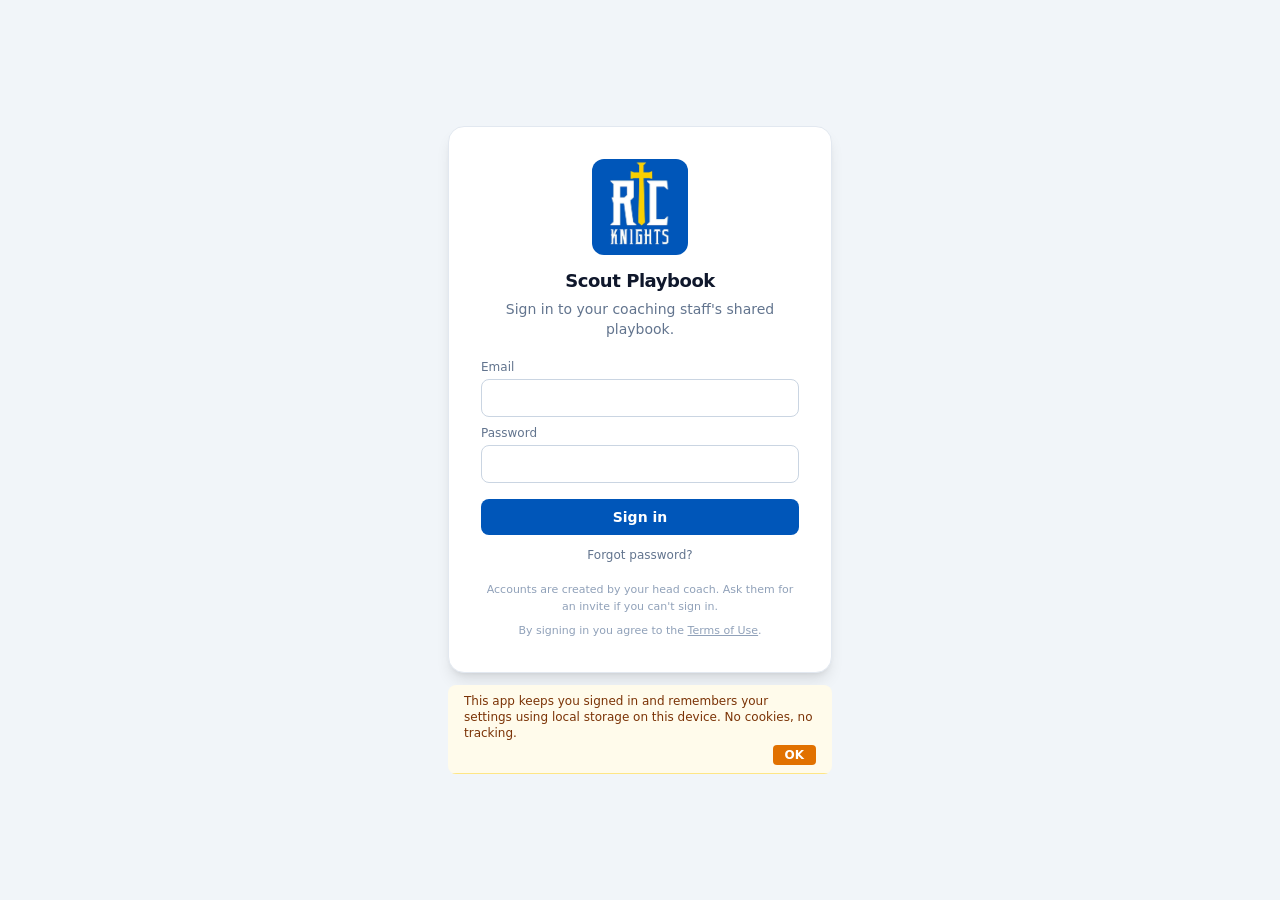
<file: index.html>
<!doctype html>
<html lang="en">
  <head>
    <meta http-equiv="Content-Security-Policy" content="default-src &#39;self&#39;; script-src &#39;self&#39;; style-src &#39;self&#39; &#39;unsafe-inline&#39;; img-src &#39;self&#39; data: blob:; font-src &#39;self&#39; data:; connect-src &#39;self&#39; https://aypkqyqpwuabpvdjszmd.supabase.co wss://aypkqyqpwuabpvdjszmd.supabase.co; worker-src &#39;self&#39; blob:; object-src &#39;none&#39;; base-uri &#39;self&#39;; form-action &#39;self&#39;">

    <meta charset="UTF-8" />
    <meta name="viewport" content="width=device-width, initial-scale=1.0" />
    <link rel="icon" type="image/png" href="./favicon.png" />
    <link rel="manifest" href="./manifest.webmanifest" />
    <link rel="apple-touch-icon" href="./favicon.png" />
    <meta name="theme-color" content="#0056b9" />
    <meta name="apple-mobile-web-app-capable" content="yes" />
    <meta name="mobile-web-app-capable" content="yes" />
    <meta name="apple-mobile-web-app-title" content="Scout Playbook" />
    <meta name="apple-mobile-web-app-status-bar-style" content="default" />
    <title>RC Knights — Scout Playbook</title>
    <script type="module" crossorigin src="./assets/index-DyE3ClU2.js"></script>
    <link rel="stylesheet" crossorigin href="./assets/index-C-Nc9b96.css">
  </head>
  <body>
    <div id="root"></div>
  </body>
</html>
</file>
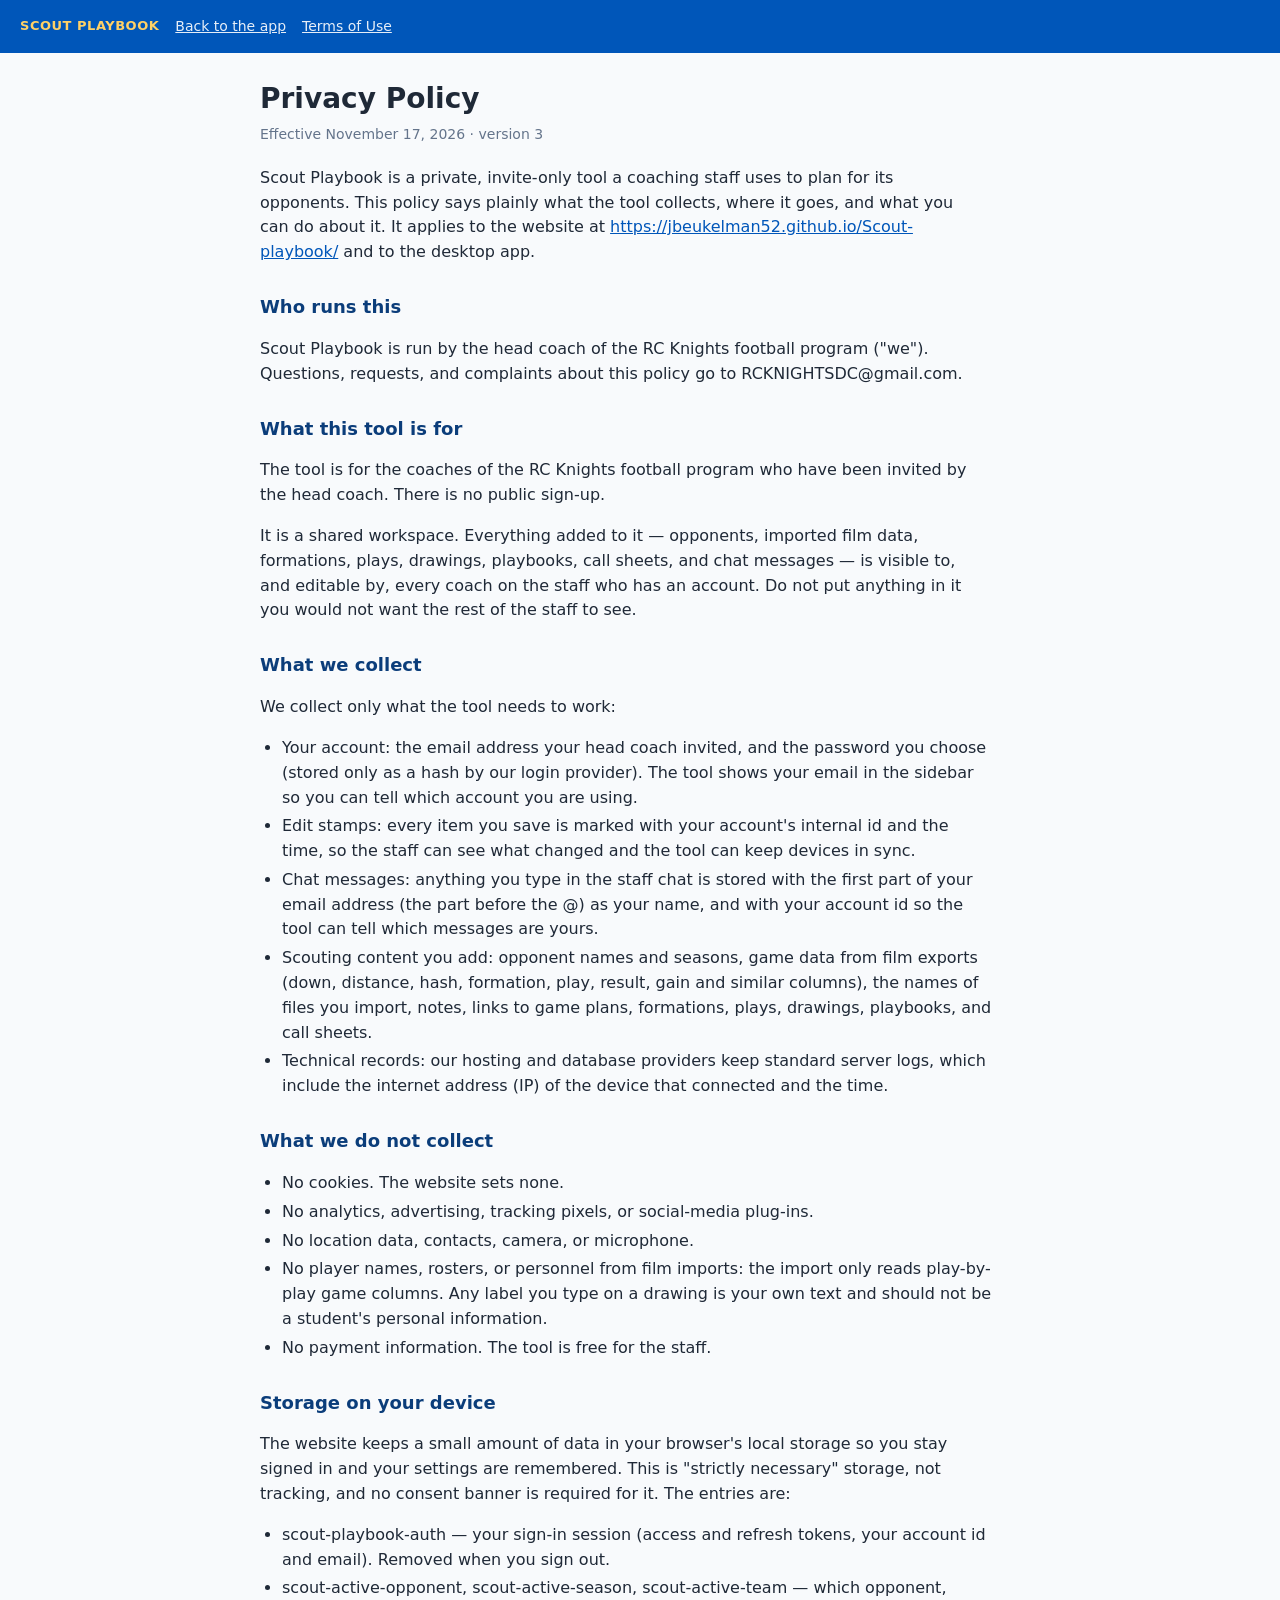
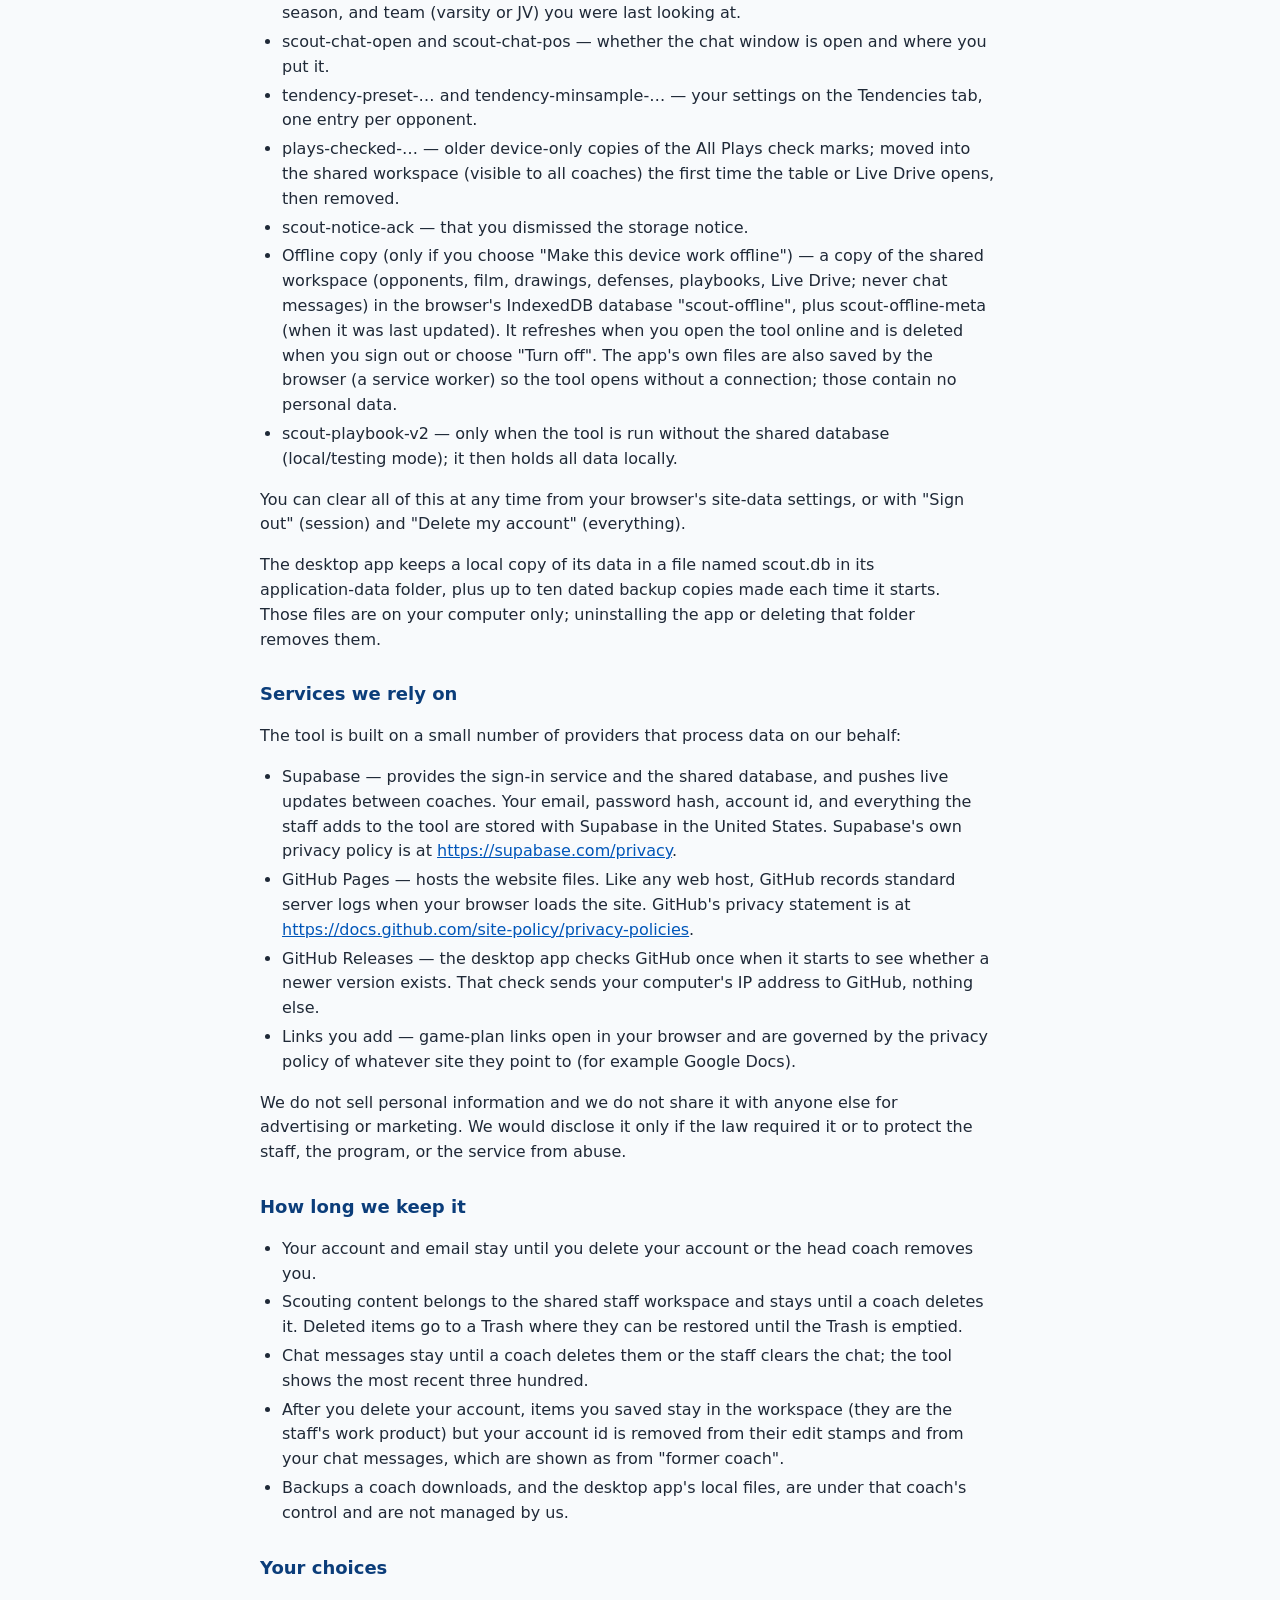
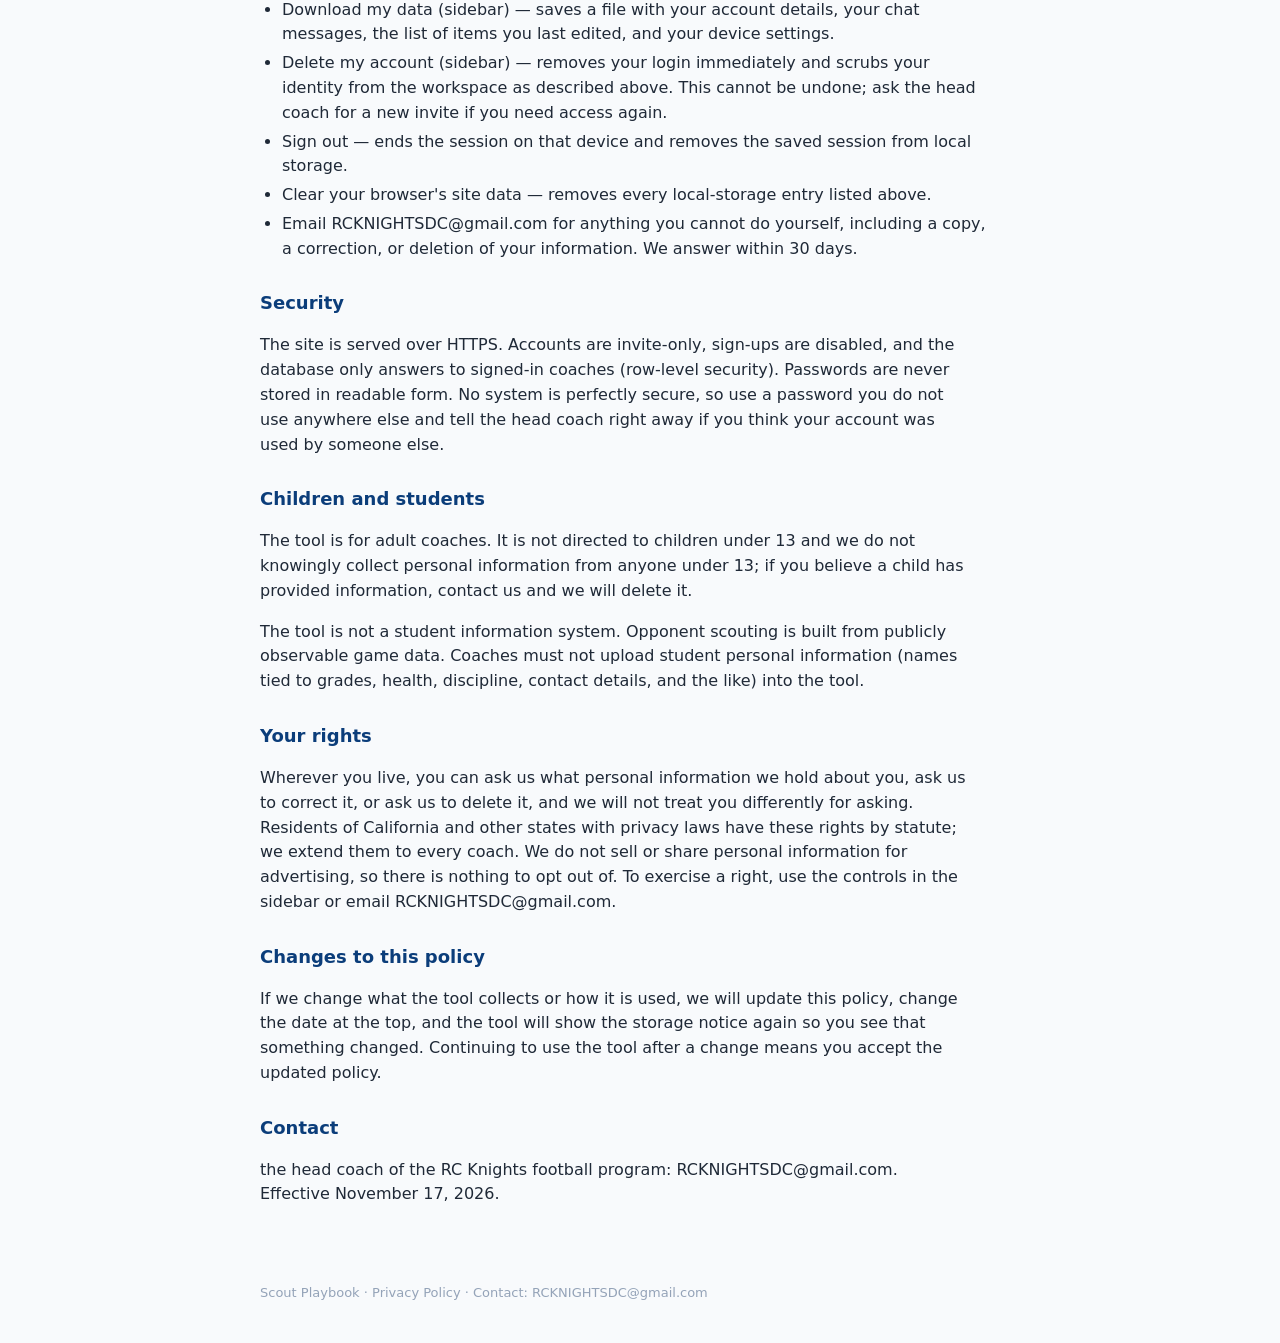
<file: privacy.html>
<!doctype html>
<html lang="en">
<head>
<meta charset="utf-8">
<meta name="viewport" content="width=device-width, initial-scale=1">
<title>Privacy Policy — Scout Playbook</title>
<meta name="robots" content="noindex">
<style>
  :root { color-scheme: light; }
  body { margin: 0; font: 16px/1.55 system-ui, -apple-system, Segoe UI, Roboto, sans-serif; color: #1f2937; background: #f8fafc; }
  header { background: #0056b9; color: #fff; padding: 14px 20px; display: flex; align-items: center; gap: 16px; flex-wrap: wrap; }
  header .brand { font-weight: 700; letter-spacing: .04em; text-transform: uppercase; font-size: 13px; color: #ffd166; }
  header nav a { color: #fff; opacity: .9; margin-right: 16px; font-size: 14px; }
  main { max-width: 760px; margin: 0 auto; padding: 24px 20px 60px; }
  h1 { font-size: 28px; margin: 0 0 4px; }
  .meta { color: #64748b; font-size: 14px; margin-bottom: 20px; }
  h2 { font-size: 18px; margin: 28px 0 8px; color: #0b3d7a; }
  p, li { max-width: 70ch; }
  ul { padding-left: 22px; }
  li { margin: 4px 0; }
  a { color: #0056b9; }
  footer { max-width: 760px; margin: 0 auto; padding: 0 20px 40px; color: #94a3b8; font-size: 13px; }
</style>
</head>
<body>
<header>
  <span class="brand">Scout Playbook</span>
  <nav><a href="https://jbeukelman52.github.io/Scout-playbook/">Back to the app</a><a href="terms.html">Terms of Use</a></nav>
</header>
<main>
  <h1>Privacy Policy</h1>
  <div class="meta">Effective November 17, 2026 · version 3</div>
  <p>Scout Playbook is a private, invite-only tool a coaching staff uses to plan for its opponents. This policy says plainly what the tool collects, where it goes, and what you can do about it. It applies to the website at <a href="https://jbeukelman52.github.io/Scout-playbook/" rel="noopener">https://jbeukelman52.github.io/Scout-playbook/</a> and to the desktop app.</p>
  
      <section>
        <h2>Who runs this</h2>
        <p>Scout Playbook is run by the head coach of the RC Knights football program (&quot;we&quot;). Questions, requests, and complaints about this policy go to RCKNIGHTSDC@gmail.com.</p>
        
        
      </section>

      <section>
        <h2>What this tool is for</h2>
        <p>The tool is for the coaches of the RC Knights football program who have been invited by the head coach. There is no public sign-up.</p>
<p>It is a shared workspace. Everything added to it — opponents, imported film data, formations, plays, drawings, playbooks, call sheets, and chat messages — is visible to, and editable by, every coach on the staff who has an account. Do not put anything in it you would not want the rest of the staff to see.</p>
        
        
      </section>

      <section>
        <h2>What we collect</h2>
        <p>We collect only what the tool needs to work:</p>
        <ul><li>Your account: the email address your head coach invited, and the password you choose (stored only as a hash by our login provider). The tool shows your email in the sidebar so you can tell which account you are using.</li>
<li>Edit stamps: every item you save is marked with your account's internal id and the time, so the staff can see what changed and the tool can keep devices in sync.</li>
<li>Chat messages: anything you type in the staff chat is stored with the first part of your email address (the part before the @) as your name, and with your account id so the tool can tell which messages are yours.</li>
<li>Scouting content you add: opponent names and seasons, game data from film exports (down, distance, hash, formation, play, result, gain and similar columns), the names of files you import, notes, links to game plans, formations, plays, drawings, playbooks, and call sheets.</li>
<li>Technical records: our hosting and database providers keep standard server logs, which include the internet address (IP) of the device that connected and the time.</li></ul>
        
      </section>

      <section>
        <h2>What we do not collect</h2>
        
        <ul><li>No cookies. The website sets none.</li>
<li>No analytics, advertising, tracking pixels, or social-media plug-ins.</li>
<li>No location data, contacts, camera, or microphone.</li>
<li>No player names, rosters, or personnel from film imports: the import only reads play-by-play game columns. Any label you type on a drawing is your own text and should not be a student's personal information.</li>
<li>No payment information. The tool is free for the staff.</li></ul>
        
      </section>

      <section>
        <h2>Storage on your device</h2>
        <p>The website keeps a small amount of data in your browser's local storage so you stay signed in and your settings are remembered. This is &quot;strictly necessary&quot; storage, not tracking, and no consent banner is required for it. The entries are:</p>
        <ul><li>scout-playbook-auth — your sign-in session (access and refresh tokens, your account id and email). Removed when you sign out.</li>
<li>scout-active-opponent, scout-active-season, scout-active-team — which opponent, season, and team (varsity or JV) you were last looking at.</li>
<li>scout-chat-open and scout-chat-pos — whether the chat window is open and where you put it.</li>
<li>tendency-preset-… and tendency-minsample-… — your settings on the Tendencies tab, one entry per opponent.</li>
<li>plays-checked-… — older device-only copies of the All Plays check marks; moved into the shared workspace (visible to all coaches) the first time the table or Live Drive opens, then removed.</li>
<li>scout-notice-ack — that you dismissed the storage notice.</li>
<li>Offline copy (only if you choose &quot;Make this device work offline&quot;) — a copy of the shared workspace (opponents, film, drawings, defenses, playbooks, Live Drive; never chat messages) in the browser's IndexedDB database &quot;scout-offline&quot;, plus scout-offline-meta (when it was last updated). It refreshes when you open the tool online and is deleted when you sign out or choose &quot;Turn off&quot;. The app's own files are also saved by the browser (a service worker) so the tool opens without a connection; those contain no personal data.</li>
<li>scout-playbook-v2 — only when the tool is run without the shared database (local/testing mode); it then holds all data locally.</li></ul>
        <p>You can clear all of this at any time from your browser's site-data settings, or with &quot;Sign out&quot; (session) and &quot;Delete my account&quot; (everything).</p>
<p>The desktop app keeps a local copy of its data in a file named scout.db in its application-data folder, plus up to ten dated backup copies made each time it starts. Those files are on your computer only; uninstalling the app or deleting that folder removes them.</p>
      </section>

      <section>
        <h2>Services we rely on</h2>
        <p>The tool is built on a small number of providers that process data on our behalf:</p>
        <ul><li>Supabase — provides the sign-in service and the shared database, and pushes live updates between coaches. Your email, password hash, account id, and everything the staff adds to the tool are stored with Supabase in the United States. Supabase's own privacy policy is at <a href="https://supabase.com/privacy" rel="noopener">https://supabase.com/privacy</a>.</li>
<li>GitHub Pages — hosts the website files. Like any web host, GitHub records standard server logs when your browser loads the site. GitHub's privacy statement is at <a href="https://docs.github.com/site-policy/privacy-policies" rel="noopener">https://docs.github.com/site-policy/privacy-policies</a>.</li>
<li>GitHub Releases — the desktop app checks GitHub once when it starts to see whether a newer version exists. That check sends your computer's IP address to GitHub, nothing else.</li>
<li>Links you add — game-plan links open in your browser and are governed by the privacy policy of whatever site they point to (for example Google Docs).</li></ul>
        <p>We do not sell personal information and we do not share it with anyone else for advertising or marketing. We would disclose it only if the law required it or to protect the staff, the program, or the service from abuse.</p>
      </section>

      <section>
        <h2>How long we keep it</h2>
        
        <ul><li>Your account and email stay until you delete your account or the head coach removes you.</li>
<li>Scouting content belongs to the shared staff workspace and stays until a coach deletes it. Deleted items go to a Trash where they can be restored until the Trash is emptied.</li>
<li>Chat messages stay until a coach deletes them or the staff clears the chat; the tool shows the most recent three hundred.</li>
<li>After you delete your account, items you saved stay in the workspace (they are the staff's work product) but your account id is removed from their edit stamps and from your chat messages, which are shown as from &quot;former coach&quot;.</li>
<li>Backups a coach downloads, and the desktop app's local files, are under that coach's control and are not managed by us.</li></ul>
        
      </section>

      <section>
        <h2>Your choices</h2>
        
        <ul><li>Download my data (sidebar) — saves a file with your account details, your chat messages, the list of items you last edited, and your device settings.</li>
<li>Delete my account (sidebar) — removes your login immediately and scrubs your identity from the workspace as described above. This cannot be undone; ask the head coach for a new invite if you need access again.</li>
<li>Sign out — ends the session on that device and removes the saved session from local storage.</li>
<li>Clear your browser's site data — removes every local-storage entry listed above.</li>
<li>Email RCKNIGHTSDC@gmail.com for anything you cannot do yourself, including a copy, a correction, or deletion of your information. We answer within 30 days.</li></ul>
        
      </section>

      <section>
        <h2>Security</h2>
        <p>The site is served over HTTPS. Accounts are invite-only, sign-ups are disabled, and the database only answers to signed-in coaches (row-level security). Passwords are never stored in readable form. No system is perfectly secure, so use a password you do not use anywhere else and tell the head coach right away if you think your account was used by someone else.</p>
        
        
      </section>

      <section>
        <h2>Children and students</h2>
        <p>The tool is for adult coaches. It is not directed to children under 13 and we do not knowingly collect personal information from anyone under 13; if you believe a child has provided information, contact us and we will delete it.</p>
<p>The tool is not a student information system. Opponent scouting is built from publicly observable game data. Coaches must not upload student personal information (names tied to grades, health, discipline, contact details, and the like) into the tool.</p>
        
        
      </section>

      <section>
        <h2>Your rights</h2>
        <p>Wherever you live, you can ask us what personal information we hold about you, ask us to correct it, or ask us to delete it, and we will not treat you differently for asking. Residents of California and other states with privacy laws have these rights by statute; we extend them to every coach. We do not sell or share personal information for advertising, so there is nothing to opt out of. To exercise a right, use the controls in the sidebar or email RCKNIGHTSDC@gmail.com.</p>
        
        
      </section>

      <section>
        <h2>Changes to this policy</h2>
        <p>If we change what the tool collects or how it is used, we will update this policy, change the date at the top, and the tool will show the storage notice again so you see that something changed. Continuing to use the tool after a change means you accept the updated policy.</p>
        
        
      </section>

      <section>
        <h2>Contact</h2>
        <p>the head coach of the RC Knights football program: RCKNIGHTSDC@gmail.com. Effective November 17, 2026.</p>
        
        
      </section>
</main>
<footer>Scout Playbook · Privacy Policy · Contact: RCKNIGHTSDC@gmail.com</footer>
</body>
</html>
</file>
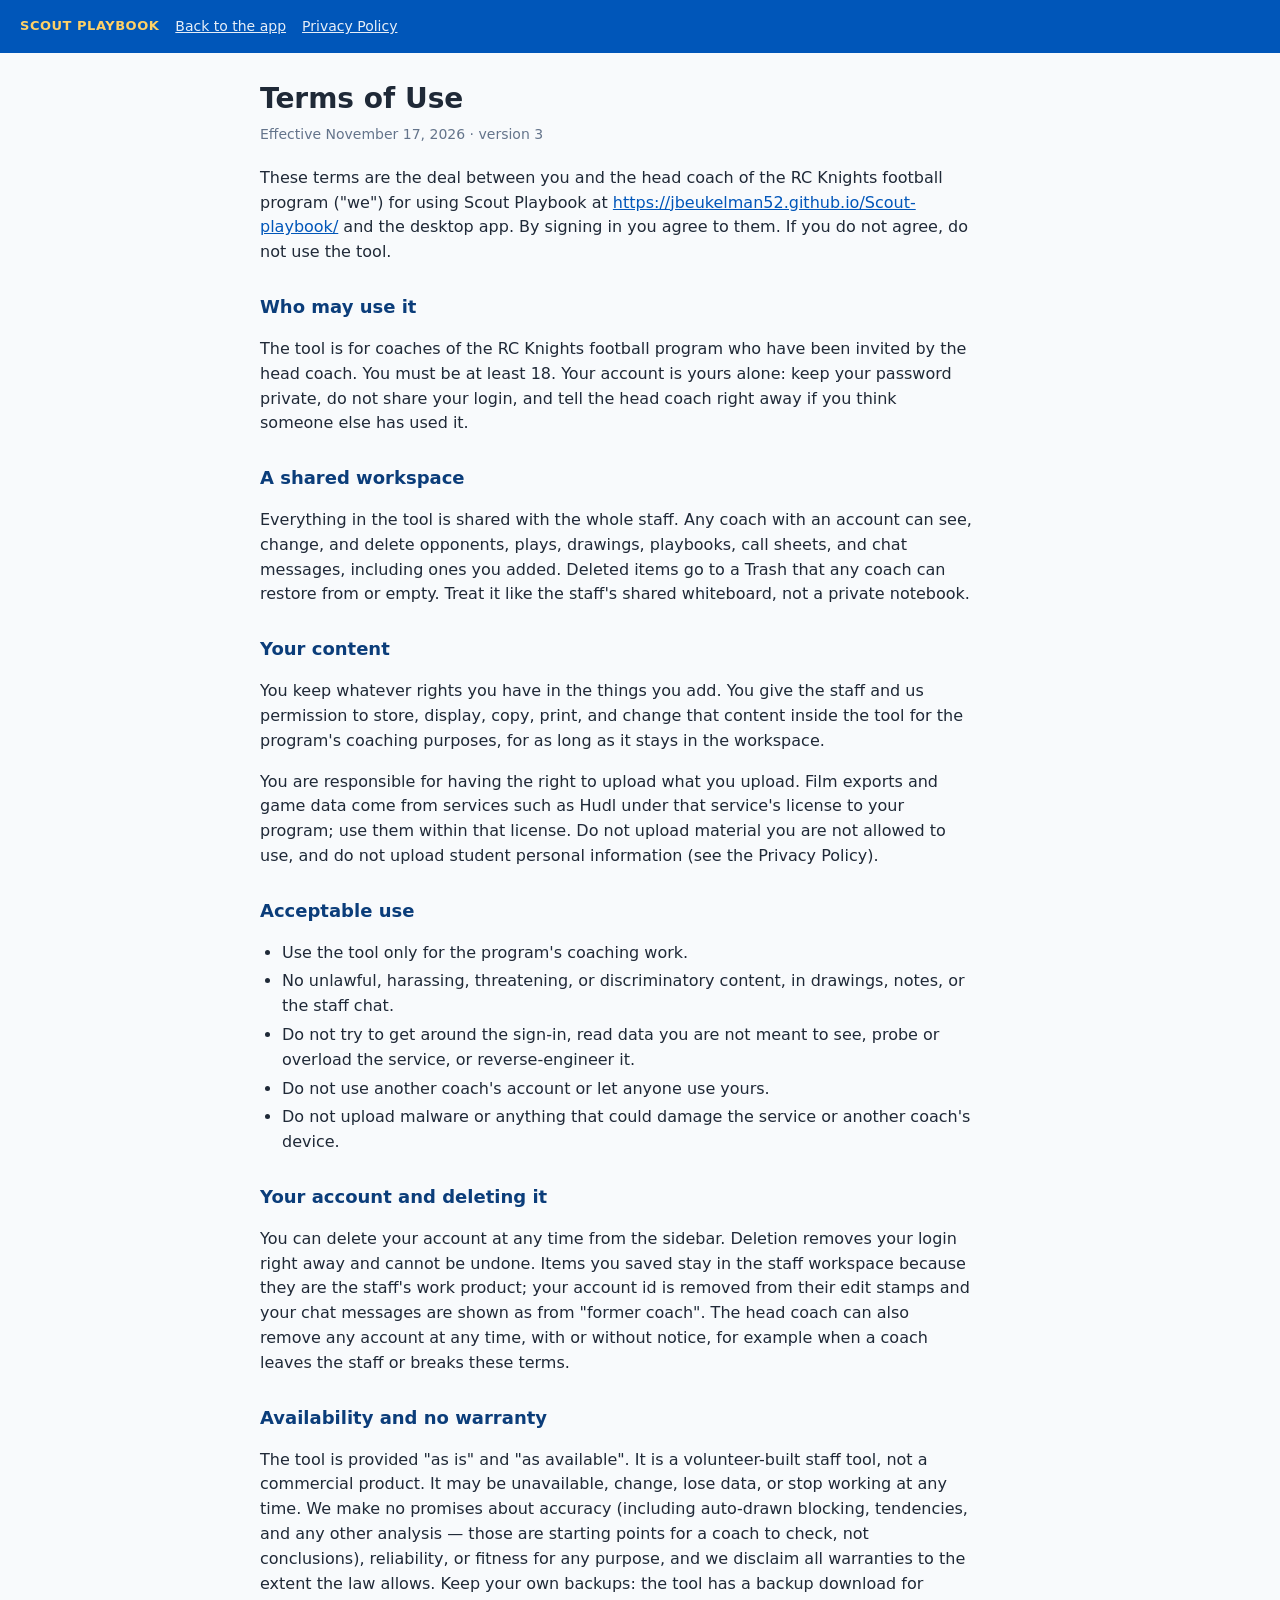
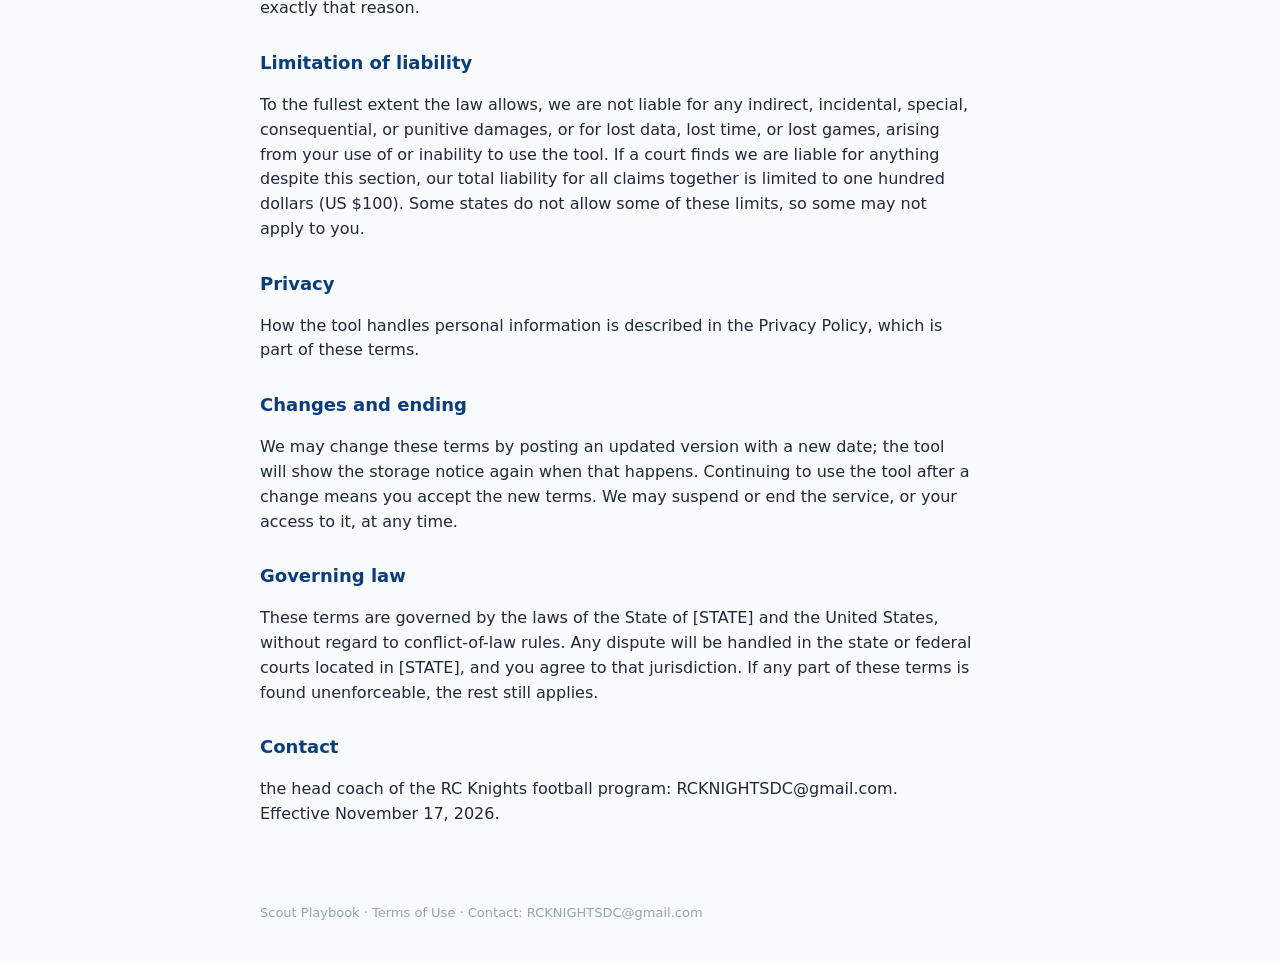
<file: terms.html>
<!doctype html>
<html lang="en">
<head>
<meta charset="utf-8">
<meta name="viewport" content="width=device-width, initial-scale=1">
<title>Terms of Use — Scout Playbook</title>
<meta name="robots" content="noindex">
<style>
  :root { color-scheme: light; }
  body { margin: 0; font: 16px/1.55 system-ui, -apple-system, Segoe UI, Roboto, sans-serif; color: #1f2937; background: #f8fafc; }
  header { background: #0056b9; color: #fff; padding: 14px 20px; display: flex; align-items: center; gap: 16px; flex-wrap: wrap; }
  header .brand { font-weight: 700; letter-spacing: .04em; text-transform: uppercase; font-size: 13px; color: #ffd166; }
  header nav a { color: #fff; opacity: .9; margin-right: 16px; font-size: 14px; }
  main { max-width: 760px; margin: 0 auto; padding: 24px 20px 60px; }
  h1 { font-size: 28px; margin: 0 0 4px; }
  .meta { color: #64748b; font-size: 14px; margin-bottom: 20px; }
  h2 { font-size: 18px; margin: 28px 0 8px; color: #0b3d7a; }
  p, li { max-width: 70ch; }
  ul { padding-left: 22px; }
  li { margin: 4px 0; }
  a { color: #0056b9; }
  footer { max-width: 760px; margin: 0 auto; padding: 0 20px 40px; color: #94a3b8; font-size: 13px; }
</style>
</head>
<body>
<header>
  <span class="brand">Scout Playbook</span>
  <nav><a href="https://jbeukelman52.github.io/Scout-playbook/">Back to the app</a><a href="privacy.html">Privacy Policy</a></nav>
</header>
<main>
  <h1>Terms of Use</h1>
  <div class="meta">Effective November 17, 2026 · version 3</div>
  <p>These terms are the deal between you and the head coach of the RC Knights football program (&quot;we&quot;) for using Scout Playbook at <a href="https://jbeukelman52.github.io/Scout-playbook/" rel="noopener">https://jbeukelman52.github.io/Scout-playbook/</a> and the desktop app. By signing in you agree to them. If you do not agree, do not use the tool.</p>
  
      <section>
        <h2>Who may use it</h2>
        <p>The tool is for coaches of the RC Knights football program who have been invited by the head coach. You must be at least 18. Your account is yours alone: keep your password private, do not share your login, and tell the head coach right away if you think someone else has used it.</p>
        
        
      </section>

      <section>
        <h2>A shared workspace</h2>
        <p>Everything in the tool is shared with the whole staff. Any coach with an account can see, change, and delete opponents, plays, drawings, playbooks, call sheets, and chat messages, including ones you added. Deleted items go to a Trash that any coach can restore from or empty. Treat it like the staff's shared whiteboard, not a private notebook.</p>
        
        
      </section>

      <section>
        <h2>Your content</h2>
        <p>You keep whatever rights you have in the things you add. You give the staff and us permission to store, display, copy, print, and change that content inside the tool for the program's coaching purposes, for as long as it stays in the workspace.</p>
<p>You are responsible for having the right to upload what you upload. Film exports and game data come from services such as Hudl under that service's license to your program; use them within that license. Do not upload material you are not allowed to use, and do not upload student personal information (see the Privacy Policy).</p>
        
        
      </section>

      <section>
        <h2>Acceptable use</h2>
        
        <ul><li>Use the tool only for the program's coaching work.</li>
<li>No unlawful, harassing, threatening, or discriminatory content, in drawings, notes, or the staff chat.</li>
<li>Do not try to get around the sign-in, read data you are not meant to see, probe or overload the service, or reverse-engineer it.</li>
<li>Do not use another coach's account or let anyone use yours.</li>
<li>Do not upload malware or anything that could damage the service or another coach's device.</li></ul>
        
      </section>

      <section>
        <h2>Your account and deleting it</h2>
        <p>You can delete your account at any time from the sidebar. Deletion removes your login right away and cannot be undone. Items you saved stay in the staff workspace because they are the staff's work product; your account id is removed from their edit stamps and your chat messages are shown as from &quot;former coach&quot;. The head coach can also remove any account at any time, with or without notice, for example when a coach leaves the staff or breaks these terms.</p>
        
        
      </section>

      <section>
        <h2>Availability and no warranty</h2>
        <p>The tool is provided &quot;as is&quot; and &quot;as available&quot;. It is a volunteer-built staff tool, not a commercial product. It may be unavailable, change, lose data, or stop working at any time. We make no promises about accuracy (including auto-drawn blocking, tendencies, and any other analysis — those are starting points for a coach to check, not conclusions), reliability, or fitness for any purpose, and we disclaim all warranties to the extent the law allows. Keep your own backups: the tool has a backup download for exactly that reason.</p>
        
        
      </section>

      <section>
        <h2>Limitation of liability</h2>
        <p>To the fullest extent the law allows, we are not liable for any indirect, incidental, special, consequential, or punitive damages, or for lost data, lost time, or lost games, arising from your use of or inability to use the tool. If a court finds we are liable for anything despite this section, our total liability for all claims together is limited to one hundred dollars (US $100). Some states do not allow some of these limits, so some may not apply to you.</p>
        
        
      </section>

      <section>
        <h2>Privacy</h2>
        <p>How the tool handles personal information is described in the Privacy Policy, which is part of these terms.</p>
        
        
      </section>

      <section>
        <h2>Changes and ending</h2>
        <p>We may change these terms by posting an updated version with a new date; the tool will show the storage notice again when that happens. Continuing to use the tool after a change means you accept the new terms. We may suspend or end the service, or your access to it, at any time.</p>
        
        
      </section>

      <section>
        <h2>Governing law</h2>
        <p>These terms are governed by the laws of the State of [STATE] and the United States, without regard to conflict-of-law rules. Any dispute will be handled in the state or federal courts located in [STATE], and you agree to that jurisdiction. If any part of these terms is found unenforceable, the rest still applies.</p>
        
        
      </section>

      <section>
        <h2>Contact</h2>
        <p>the head coach of the RC Knights football program: RCKNIGHTSDC@gmail.com. Effective November 17, 2026.</p>
        
        
      </section>
</main>
<footer>Scout Playbook · Terms of Use · Contact: RCKNIGHTSDC@gmail.com</footer>
</body>
</html>
</file>
<file: assets/index-C-Nc9b96.css>
@layer properties{@supports (((-webkit-hyphens:none)) and (not (margin-trim:inline))) or ((-moz-orient:inline) and (not (color:rgb(from red r g b)))){*,:before,:after,::backdrop{--tw-translate-x:0;--tw-translate-y:0;--tw-translate-z:0;--tw-scale-x:1;--tw-scale-y:1;--tw-scale-z:1;--tw-rotate-x:initial;--tw-rotate-y:initial;--tw-rotate-z:initial;--tw-skew-x:initial;--tw-skew-y:initial;--tw-space-y-reverse:0;--tw-border-style:solid;--tw-leading:initial;--tw-font-weight:initial;--tw-tracking:initial;--tw-ordinal:initial;--tw-slashed-zero:initial;--tw-numeric-figure:initial;--tw-numeric-spacing:initial;--tw-numeric-fraction:initial;--tw-shadow:0 0 #0000;--tw-shadow-color:initial;--tw-shadow-alpha:100%;--tw-inset-shadow:0 0 #0000;--tw-inset-shadow-color:initial;--tw-inset-shadow-alpha:100%;--tw-ring-color:initial;--tw-ring-shadow:0 0 #0000;--tw-inset-ring-color:initial;--tw-inset-ring-shadow:0 0 #0000;--tw-ring-inset:initial;--tw-ring-offset-width:0px;--tw-ring-offset-color:#fff;--tw-ring-offset-shadow:0 0 #0000;--tw-outline-style:solid;--tw-blur:initial;--tw-brightness:initial;--tw-contrast:initial;--tw-grayscale:initial;--tw-hue-rotate:initial;--tw-invert:initial;--tw-opacity:initial;--tw-saturate:initial;--tw-sepia:initial;--tw-drop-shadow:initial;--tw-drop-shadow-color:initial;--tw-drop-shadow-alpha:100%;--tw-drop-shadow-size:initial;--tw-duration:initial}}}@layer theme{:root,:host{--font-sans:ui-sans-serif, system-ui, sans-serif, "Apple Color Emoji", "Segoe UI Emoji", "Segoe UI Symbol", "Noto Color Emoji";--font-mono:ui-monospace, SFMono-Regular, Menlo, Monaco, Consolas, "Liberation Mono", "Courier New", monospace;--color-red-50:oklch(97.1% .013 17.38);--color-red-100:oklch(93.6% .032 17.717);--color-red-200:oklch(88.5% .062 18.334);--color-red-300:oklch(80.8% .114 19.571);--color-red-400:oklch(70.4% .191 22.216);--color-red-500:oklch(63.7% .237 25.331);--color-red-600:oklch(57.7% .245 27.325);--color-red-700:oklch(50.5% .213 27.518);--color-red-800:oklch(44.4% .177 26.899);--color-red-900:oklch(39.6% .141 25.723);--color-amber-50:oklch(98.7% .022 95.277);--color-amber-100:oklch(96.2% .059 95.617);--color-amber-200:oklch(92.4% .12 95.746);--color-amber-300:oklch(87.9% .169 91.605);--color-amber-400:oklch(82.8% .189 84.429);--color-amber-500:oklch(76.9% .188 70.08);--color-amber-600:oklch(66.6% .179 58.318);--color-amber-700:oklch(55.5% .163 48.998);--color-amber-800:oklch(47.3% .137 46.201);--color-amber-900:oklch(41.4% .112 45.904);--color-amber-950:oklch(27.9% .077 45.635);--color-green-50:oklch(98.2% .018 155.826);--color-green-200:oklch(92.5% .084 155.995);--color-green-300:oklch(87.1% .15 154.449);--color-green-500:oklch(72.3% .219 149.579);--color-green-600:oklch(62.7% .194 149.214);--color-green-700:oklch(52.7% .154 150.069);--color-green-800:oklch(44.8% .119 151.328);--color-sky-50:oklch(97.7% .013 236.62);--color-sky-100:oklch(95.1% .026 236.824);--color-sky-200:oklch(90.1% .058 230.902);--color-sky-300:oklch(82.8% .111 230.318);--color-sky-400:oklch(74.6% .16 232.661);--color-sky-500:oklch(68.5% .169 237.323);--color-sky-600:oklch(58.8% .158 241.966);--color-sky-700:oklch(50% .134 242.749);--color-sky-800:oklch(44.3% .11 240.79);--color-violet-50:oklch(96.9% .016 293.756);--color-violet-700:oklch(49.1% .27 292.581);--color-fuchsia-50:oklch(97.7% .017 320.058);--color-fuchsia-200:oklch(90.3% .076 319.62);--color-fuchsia-300:oklch(83.3% .145 321.434);--color-fuchsia-400:oklch(74% .238 322.16);--color-fuchsia-700:oklch(51.8% .253 323.949);--color-fuchsia-800:oklch(45.2% .211 324.591);--color-slate-50:oklch(98.4% .003 247.858);--color-slate-100:oklch(96.8% .007 247.896);--color-slate-200:oklch(92.9% .013 255.508);--color-slate-300:oklch(86.9% .022 252.894);--color-slate-400:oklch(70.4% .04 256.788);--color-slate-500:oklch(55.4% .046 257.417);--color-slate-600:oklch(44.6% .043 257.281);--color-slate-700:oklch(37.2% .044 257.287);--color-slate-800:oklch(27.9% .041 260.031);--color-slate-900:oklch(20.8% .042 265.755);--color-black:#000;--color-white:#fff;--spacing:.25rem;--container-md:28rem;--container-2xl:42rem;--container-3xl:48rem;--container-4xl:56rem;--container-5xl:64rem;--container-7xl:80rem;--text-xs:.75rem;--text-xs--line-height:calc(1 / .75);--text-sm:.875rem;--text-sm--line-height:calc(1.25 / .875);--text-lg:1.125rem;--text-lg--line-height:calc(1.75 / 1.125);--text-xl:1.25rem;--text-xl--line-height:calc(1.75 / 1.25);--text-2xl:1.5rem;--text-2xl--line-height:calc(2 / 1.5);--text-3xl:1.875rem;--text-3xl--line-height: 1.2 ;--font-weight-normal:400;--font-weight-medium:500;--font-weight-semibold:600;--font-weight-bold:700;--font-weight-black:900;--tracking-tight:-.025em;--tracking-wide:.025em;--tracking-widest:.1em;--leading-tight:1.25;--leading-snug:1.375;--leading-relaxed:1.625;--radius-md:.375rem;--radius-lg:.5rem;--radius-xl:.75rem;--radius-2xl:1rem;--animate-pulse:pulse 2s cubic-bezier(.4, 0, .6, 1) infinite;--default-transition-duration:.15s;--default-transition-timing-function:cubic-bezier(.4, 0, .2, 1);--default-font-family:var(--font-sans);--default-mono-font-family:var(--font-mono);--color-brand:#0056b9;--color-brand-dark:#00479a;--color-brand-50:#e6f0fb;--color-brand-100:#cfe0f5;--color-gold:#facc00;--color-gold-dark:#d9b000}}@layer base{*,:after,:before,::backdrop{box-sizing:border-box;border:0 solid;margin:0;padding:0}::file-selector-button{box-sizing:border-box;border:0 solid;margin:0;padding:0}html,:host{-webkit-text-size-adjust:100%;tab-size:4;line-height:1.5;font-family:var(--default-font-family,ui-sans-serif, system-ui, sans-serif, "Apple Color Emoji", "Segoe UI Emoji", "Segoe UI Symbol", "Noto Color Emoji");font-feature-settings:var(--default-font-feature-settings,normal);font-variation-settings:var(--default-font-variation-settings,normal);-webkit-tap-highlight-color:transparent}hr{height:0;color:inherit;border-top-width:1px}abbr:where([title]){-webkit-text-decoration:underline dotted;text-decoration:underline dotted}h1,h2,h3,h4,h5,h6{font-size:inherit;font-weight:inherit}a{color:inherit;-webkit-text-decoration:inherit;text-decoration:inherit}b,strong{font-weight:bolder}code,kbd,samp,pre{font-family:var(--default-mono-font-family,ui-monospace, SFMono-Regular, Menlo, Monaco, Consolas, "Liberation Mono", "Courier New", monospace);font-feature-settings:var(--default-mono-font-feature-settings,normal);font-variation-settings:var(--default-mono-font-variation-settings,normal);font-size:1em}small{font-size:80%}sub,sup{vertical-align:baseline;font-size:75%;line-height:0;position:relative}sub{bottom:-.25em}sup{top:-.5em}table{text-indent:0;border-color:inherit;border-collapse:collapse}:-moz-focusring{outline:auto}progress{vertical-align:baseline}summary{display:list-item}ol,ul,menu{list-style:none}img,svg,video,canvas,audio,iframe,embed,object{vertical-align:middle;display:block}img,video{max-width:100%;height:auto}button,input,select,optgroup,textarea{font:inherit;font-feature-settings:inherit;font-variation-settings:inherit;letter-spacing:inherit;color:inherit;opacity:1;background-color:#0000;border-radius:0}::file-selector-button{font:inherit;font-feature-settings:inherit;font-variation-settings:inherit;letter-spacing:inherit;color:inherit;opacity:1;background-color:#0000;border-radius:0}:where(select:is([multiple],[size])) optgroup{font-weight:bolder}:where(select:is([multiple],[size])) optgroup option{padding-inline-start:20px}::file-selector-button{margin-inline-end:4px}::placeholder{opacity:1}@supports (not ((-webkit-appearance:-apple-pay-button))) or (contain-intrinsic-size:1px){::placeholder{color:currentColor}@supports (color:color-mix(in lab,red,red)){::placeholder{color:color-mix(in oklab,currentcolor 50%,transparent)}}}textarea{resize:vertical}::-webkit-search-decoration{-webkit-appearance:none}::-webkit-date-and-time-value{min-height:1lh;text-align:inherit}::-webkit-datetime-edit{display:inline-flex}::-webkit-datetime-edit-fields-wrapper{padding:0}::-webkit-datetime-edit{padding-block:0}::-webkit-datetime-edit-year-field{padding-block:0}::-webkit-datetime-edit-month-field{padding-block:0}::-webkit-datetime-edit-day-field{padding-block:0}::-webkit-datetime-edit-hour-field{padding-block:0}::-webkit-datetime-edit-minute-field{padding-block:0}::-webkit-datetime-edit-second-field{padding-block:0}::-webkit-datetime-edit-millisecond-field{padding-block:0}::-webkit-datetime-edit-meridiem-field{padding-block:0}::-webkit-calendar-picker-indicator{line-height:1}:-moz-ui-invalid{box-shadow:none}button,input:where([type=button],[type=reset],[type=submit]){appearance:button}::file-selector-button{appearance:button}::-webkit-inner-spin-button{height:auto}::-webkit-outer-spin-button{height:auto}[hidden]:where(:not([hidden=until-found])){display:none!important}}@layer components;@layer utilities{.pointer-events-auto{pointer-events:auto}.pointer-events-none{pointer-events:none}.visible{visibility:visible}.sr-only{clip-path:inset(50%);white-space:nowrap;border-width:0;width:1px;height:1px;margin:-1px;padding:0;position:absolute;overflow:hidden}.absolute{position:absolute}.fixed{position:fixed}.relative{position:relative}.static{position:static}.sticky{position:sticky}.inset-0{inset:0}.inset-x-0{inset-inline:0}.inset-y-0{inset-block:0}.top-0{top:0}.top-1\.5{top:calc(var(--spacing) * 1.5)}.top-2{top:calc(var(--spacing) * 2)}.top-3{top:calc(var(--spacing) * 3)}.top-full{top:100%}.right-0{right:0}.right-1{right:var(--spacing)}.right-1\.5{right:calc(var(--spacing) * 1.5)}.right-4{right:calc(var(--spacing) * 4)}.right-full{right:100%}.bottom-0{bottom:0}.bottom-1{bottom:var(--spacing)}.bottom-2{bottom:calc(var(--spacing) * 2)}.bottom-4{bottom:calc(var(--spacing) * 4)}.left-0{left:0}.left-1{left:var(--spacing)}.left-1\.5{left:calc(var(--spacing) * 1.5)}.left-1\/2{left:50%}.left-2{left:calc(var(--spacing) * 2)}.left-3{left:calc(var(--spacing) * 3)}.z-10{z-index:10}.z-30{z-index:30}.z-40{z-index:40}.z-50{z-index:50}.z-\[60\]{z-index:60}.z-\[70\]{z-index:70}.z-\[90\]{z-index:90}.z-\[100\]{z-index:100}.col-span-full{grid-column:1/-1}.container{width:100%}@media(min-width:40rem){.container{max-width:40rem}}@media(min-width:48rem){.container{max-width:48rem}}@media(min-width:64rem){.container{max-width:64rem}}@media(min-width:80rem){.container{max-width:80rem}}@media(min-width:96rem){.container{max-width:96rem}}.m-4{margin:calc(var(--spacing) * 4)}.m-auto{margin:auto}.mx-1{margin-inline:var(--spacing)}.mx-3{margin-inline:calc(var(--spacing) * 3)}.mx-4{margin-inline:calc(var(--spacing) * 4)}.mx-auto{margin-inline:auto}.my-6{margin-block:calc(var(--spacing) * 6)}.mt-0\.5{margin-top:calc(var(--spacing) * .5)}.mt-1{margin-top:var(--spacing)}.mt-1\.5{margin-top:calc(var(--spacing) * 1.5)}.mt-2{margin-top:calc(var(--spacing) * 2)}.mt-3{margin-top:calc(var(--spacing) * 3)}.mt-4{margin-top:calc(var(--spacing) * 4)}.mt-6{margin-top:calc(var(--spacing) * 6)}.mt-8{margin-top:calc(var(--spacing) * 8)}.mt-auto{margin-top:auto}.mr-1{margin-right:var(--spacing)}.mr-2{margin-right:calc(var(--spacing) * 2)}.mr-3{margin-right:calc(var(--spacing) * 3)}.mr-auto{margin-right:auto}.-mb-2{margin-bottom:calc(var(--spacing) * -2)}.-mb-px{margin-bottom:-1px}.mb-0\.5{margin-bottom:calc(var(--spacing) * .5)}.mb-1{margin-bottom:var(--spacing)}.mb-1\.5{margin-bottom:calc(var(--spacing) * 1.5)}.mb-2{margin-bottom:calc(var(--spacing) * 2)}.mb-3{margin-bottom:calc(var(--spacing) * 3)}.mb-4{margin-bottom:calc(var(--spacing) * 4)}.mb-5{margin-bottom:calc(var(--spacing) * 5)}.mb-6{margin-bottom:calc(var(--spacing) * 6)}.ml-1{margin-left:var(--spacing)}.ml-1\.5{margin-left:calc(var(--spacing) * 1.5)}.ml-2{margin-left:calc(var(--spacing) * 2)}.ml-4{margin-left:calc(var(--spacing) * 4)}.ml-auto{margin-left:auto}.block{display:block}.flex{display:flex}.grid{display:grid}.hidden{display:none}.inline{display:inline}.inline-block{display:inline-block}.inline-flex{display:inline-flex}.table{display:table}.aspect-\[2\/1\]{aspect-ratio:2}.h-2{height:calc(var(--spacing) * 2)}.h-5{height:calc(var(--spacing) * 5)}.h-6{height:calc(var(--spacing) * 6)}.h-7{height:calc(var(--spacing) * 7)}.h-8{height:calc(var(--spacing) * 8)}.h-9{height:calc(var(--spacing) * 9)}.h-10{height:calc(var(--spacing) * 10)}.h-11{height:calc(var(--spacing) * 11)}.h-12{height:calc(var(--spacing) * 12)}.h-96{height:calc(var(--spacing) * 96)}.h-\[100dvh\]{height:100dvh}.h-full{height:100%}.h-px{height:1px}.max-h-40{max-height:calc(var(--spacing) * 40)}.max-h-48{max-height:calc(var(--spacing) * 48)}.max-h-72{max-height:calc(var(--spacing) * 72)}.max-h-\[28rem\]{max-height:28rem}.max-h-\[85vh\]{max-height:85vh}.max-h-\[95vh\]{max-height:95vh}.max-h-\[100dvh\]{max-height:100dvh}.max-h-\[calc\(100vh-17rem\)\]{max-height:calc(100vh - 17rem)}.min-h-0{min-height:0}.min-h-\[1rem\]{min-height:1rem}.min-h-\[2\.1rem\]{min-height:2.1rem}.min-h-\[5rem\]{min-height:5rem}.min-h-\[16rem\]{min-height:16rem}.min-h-\[160px\]{min-height:160px}.w-2{width:calc(var(--spacing) * 2)}.w-4{width:calc(var(--spacing) * 4)}.w-5{width:calc(var(--spacing) * 5)}.w-6{width:calc(var(--spacing) * 6)}.w-7{width:calc(var(--spacing) * 7)}.w-8{width:calc(var(--spacing) * 8)}.w-9{width:calc(var(--spacing) * 9)}.w-10{width:calc(var(--spacing) * 10)}.w-11{width:calc(var(--spacing) * 11)}.w-12{width:calc(var(--spacing) * 12)}.w-14{width:calc(var(--spacing) * 14)}.w-16{width:calc(var(--spacing) * 16)}.w-20{width:calc(var(--spacing) * 20)}.w-24{width:calc(var(--spacing) * 24)}.w-28{width:calc(var(--spacing) * 28)}.w-32{width:calc(var(--spacing) * 32)}.w-36{width:calc(var(--spacing) * 36)}.w-40{width:calc(var(--spacing) * 40)}.w-44{width:calc(var(--spacing) * 44)}.w-48{width:calc(var(--spacing) * 48)}.w-52{width:calc(var(--spacing) * 52)}.w-56{width:calc(var(--spacing) * 56)}.w-64{width:calc(var(--spacing) * 64)}.w-72{width:calc(var(--spacing) * 72)}.w-80{width:calc(var(--spacing) * 80)}.w-96{width:calc(var(--spacing) * 96)}.w-\[26rem\]{width:26rem}.w-\[720px\]{width:720px}.w-full{width:100%}.w-max{width:max-content}.w-px{width:1px}.max-w-2xl{max-width:var(--container-2xl)}.max-w-3xl{max-width:var(--container-3xl)}.max-w-4xl{max-width:var(--container-4xl)}.max-w-5xl{max-width:var(--container-5xl)}.max-w-7xl{max-width:var(--container-7xl)}.max-w-\[11rem\]{max-width:11rem}.max-w-\[12rem\]{max-width:12rem}.max-w-\[14rem\]{max-width:14rem}.max-w-\[15rem\]{max-width:15rem}.max-w-\[17rem\]{max-width:17rem}.max-w-\[72ch\]{max-width:72ch}.max-w-\[85\%\]{max-width:85%}.max-w-\[90vw\]{max-width:90vw}.max-w-\[95vw\]{max-width:95vw}.max-w-\[calc\(100\%-1rem\)\]{max-width:calc(100% - 1rem)}.max-w-full{max-width:100%}.max-w-md{max-width:var(--container-md)}.min-w-0{min-width:0}.min-w-40{min-width:calc(var(--spacing) * 40)}.min-w-48{min-width:calc(var(--spacing) * 48)}.min-w-\[4rem\]{min-width:4rem}.min-w-\[8rem\]{min-width:8rem}.min-w-\[9rem\]{min-width:9rem}.min-w-\[10rem\]{min-width:10rem}.min-w-\[12rem\]{min-width:12rem}.min-w-\[16rem\]{min-width:16rem}.min-w-\[30rem\]{min-width:30rem}.flex-1{flex:1}.shrink{flex-shrink:1}.shrink-0{flex-shrink:0}.grow{flex-grow:1}.basis-full{flex-basis:100%}.border-collapse{border-collapse:collapse}.-translate-x-1\/2{--tw-translate-x: -50% ;translate:var(--tw-translate-x) var(--tw-translate-y)}.-translate-x-full{--tw-translate-x:-100%;translate:var(--tw-translate-x) var(--tw-translate-y)}.translate-x-0{--tw-translate-x:0;translate:var(--tw-translate-x) var(--tw-translate-y)}.-translate-y-1\/2{--tw-translate-y: -50% ;translate:var(--tw-translate-x) var(--tw-translate-y)}.scale-110{--tw-scale-x:110%;--tw-scale-y:110%;--tw-scale-z:110%;scale:var(--tw-scale-x) var(--tw-scale-y)}.transform{transform:var(--tw-rotate-x,) var(--tw-rotate-y,) var(--tw-rotate-z,) var(--tw-skew-x,) var(--tw-skew-y,)}.animate-pulse{animation:var(--animate-pulse)}.cursor-grab{cursor:grab}.cursor-move{cursor:move}.cursor-pointer{cursor:pointer}.touch-manipulation{touch-action:manipulation}.list-disc{list-style-type:disc}.grid-cols-1{grid-template-columns:repeat(1,minmax(0,1fr))}.grid-cols-2{grid-template-columns:repeat(2,minmax(0,1fr))}.grid-cols-3{grid-template-columns:repeat(3,minmax(0,1fr))}.grid-cols-\[260px_1fr\]{grid-template-columns:260px 1fr}.grid-cols-\[280px_1fr\]{grid-template-columns:280px 1fr}.grid-cols-\[repeat\(auto-fill\,minmax\(200px\,1fr\)\)\]{grid-template-columns:repeat(auto-fill,minmax(200px,1fr))}.grid-cols-\[repeat\(auto-fill\,minmax\(220px\,1fr\)\)\]{grid-template-columns:repeat(auto-fill,minmax(220px,1fr))}.grid-cols-\[repeat\(auto-fill\,minmax\(260px\,1fr\)\)\]{grid-template-columns:repeat(auto-fill,minmax(260px,1fr))}.grid-cols-\[repeat\(auto-fill\,minmax\(300px\,1fr\)\)\]{grid-template-columns:repeat(auto-fill,minmax(300px,1fr))}.flex-col{flex-direction:column}.flex-wrap{flex-wrap:wrap}.items-baseline{align-items:baseline}.items-center{align-items:center}.items-end{align-items:flex-end}.items-start{align-items:flex-start}.justify-between{justify-content:space-between}.justify-center{justify-content:center}.justify-end{justify-content:flex-end}.gap-0\.5{gap:calc(var(--spacing) * .5)}.gap-1{gap:var(--spacing)}.gap-1\.5{gap:calc(var(--spacing) * 1.5)}.gap-2{gap:calc(var(--spacing) * 2)}.gap-3{gap:calc(var(--spacing) * 3)}.gap-4{gap:calc(var(--spacing) * 4)}.gap-5{gap:calc(var(--spacing) * 5)}:where(.space-y-0\.5>:not(:last-child)){--tw-space-y-reverse:0;margin-block-start:calc(calc(var(--spacing) * .5) * var(--tw-space-y-reverse));margin-block-end:calc(calc(var(--spacing) * .5) * calc(1 - var(--tw-space-y-reverse)))}:where(.space-y-1>:not(:last-child)){--tw-space-y-reverse:0;margin-block-start:calc(var(--spacing) * var(--tw-space-y-reverse));margin-block-end:calc(var(--spacing) * calc(1 - var(--tw-space-y-reverse)))}:where(.space-y-1\.5>:not(:last-child)){--tw-space-y-reverse:0;margin-block-start:calc(calc(var(--spacing) * 1.5) * var(--tw-space-y-reverse));margin-block-end:calc(calc(var(--spacing) * 1.5) * calc(1 - var(--tw-space-y-reverse)))}:where(.space-y-3>:not(:last-child)){--tw-space-y-reverse:0;margin-block-start:calc(calc(var(--spacing) * 3) * var(--tw-space-y-reverse));margin-block-end:calc(calc(var(--spacing) * 3) * calc(1 - var(--tw-space-y-reverse)))}.gap-x-2{column-gap:calc(var(--spacing) * 2)}.gap-x-3{column-gap:calc(var(--spacing) * 3)}.gap-x-4{column-gap:calc(var(--spacing) * 4)}.gap-x-6{column-gap:calc(var(--spacing) * 6)}.gap-y-1{row-gap:var(--spacing)}.gap-y-2{row-gap:calc(var(--spacing) * 2)}.gap-y-3{row-gap:calc(var(--spacing) * 3)}.self-center{align-self:center}.self-end{align-self:flex-end}.self-start{align-self:flex-start}.truncate{text-overflow:ellipsis;white-space:nowrap;overflow:hidden}.overflow-auto{overflow:auto}.overflow-hidden{overflow:hidden}.overflow-x-auto{overflow-x:auto}.overflow-y-auto{overflow-y:auto}.overscroll-contain{overscroll-behavior:contain}.rounded{border-radius:.25rem}.rounded-2xl{border-radius:var(--radius-2xl)}.rounded-full{border-radius:3.40282e38px}.rounded-lg{border-radius:var(--radius-lg)}.rounded-md{border-radius:var(--radius-md)}.rounded-xl{border-radius:var(--radius-xl)}.rounded-t-lg{border-top-left-radius:var(--radius-lg);border-top-right-radius:var(--radius-lg)}.border{border-style:var(--tw-border-style);border-width:1px}.border-0{border-style:var(--tw-border-style);border-width:0}.border-2{border-style:var(--tw-border-style);border-width:2px}.border-4{border-style:var(--tw-border-style);border-width:4px}.border-t{border-top-style:var(--tw-border-style);border-top-width:1px}.border-b{border-bottom-style:var(--tw-border-style);border-bottom-width:1px}.border-b-0{border-bottom-style:var(--tw-border-style);border-bottom-width:0}.border-b-2{border-bottom-style:var(--tw-border-style);border-bottom-width:2px}.border-l{border-left-style:var(--tw-border-style);border-left-width:1px}.border-l-4{border-left-style:var(--tw-border-style);border-left-width:4px}.border-dashed{--tw-border-style:dashed;border-style:dashed}.border-amber-200{border-color:var(--color-amber-200)}.border-amber-300{border-color:var(--color-amber-300)}.border-amber-400{border-color:var(--color-amber-400)}.border-brand{border-color:var(--color-brand)}.border-brand\/40{border-color:#0056b966}@supports (color:color-mix(in lab,red,red)){.border-brand\/40{border-color:color-mix(in oklab,var(--color-brand) 40%,transparent)}}.border-fuchsia-200{border-color:var(--color-fuchsia-200)}.border-fuchsia-300{border-color:var(--color-fuchsia-300)}.border-gold{border-color:var(--color-gold)}.border-green-200{border-color:var(--color-green-200)}.border-green-300{border-color:var(--color-green-300)}.border-red-200{border-color:var(--color-red-200)}.border-red-300{border-color:var(--color-red-300)}.border-red-300\/40{border-color:#ffa3a366}@supports (color:color-mix(in lab,red,red)){.border-red-300\/40{border-color:color-mix(in oklab,var(--color-red-300) 40%,transparent)}}.border-red-400{border-color:var(--color-red-400)}.border-red-500{border-color:var(--color-red-500)}.border-sky-200{border-color:var(--color-sky-200)}.border-sky-400{border-color:var(--color-sky-400)}.border-sky-500{border-color:var(--color-sky-500)}.border-sky-600{border-color:var(--color-sky-600)}.border-slate-100{border-color:var(--color-slate-100)}.border-slate-200{border-color:var(--color-slate-200)}.border-slate-300{border-color:var(--color-slate-300)}.border-slate-400{border-color:var(--color-slate-400)}.border-slate-800{border-color:var(--color-slate-800)}.border-transparent{border-color:#0000}.border-white\/15{border-color:#ffffff26}@supports (color:color-mix(in lab,red,red)){.border-white\/15{border-color:color-mix(in oklab,var(--color-white) 15%,transparent)}}.border-white\/20{border-color:#fff3}@supports (color:color-mix(in lab,red,red)){.border-white\/20{border-color:color-mix(in oklab,var(--color-white) 20%,transparent)}}.border-l-brand{border-left-color:var(--color-brand)}.bg-\[\#f4f5f4\]{background-color:#f4f5f4}.bg-amber-50{background-color:var(--color-amber-50)}.bg-amber-50\/40{background-color:#fffbeb66}@supports (color:color-mix(in lab,red,red)){.bg-amber-50\/40{background-color:color-mix(in oklab,var(--color-amber-50) 40%,transparent)}}.bg-amber-100{background-color:var(--color-amber-100)}.bg-amber-400{background-color:var(--color-amber-400)}.bg-amber-500{background-color:var(--color-amber-500)}.bg-amber-600{background-color:var(--color-amber-600)}.bg-amber-900\/40{background-color:#7b330666}@supports (color:color-mix(in lab,red,red)){.bg-amber-900\/40{background-color:color-mix(in oklab,var(--color-amber-900) 40%,transparent)}}.bg-black\/40{background-color:#0006}@supports (color:color-mix(in lab,red,red)){.bg-black\/40{background-color:color-mix(in oklab,var(--color-black) 40%,transparent)}}.bg-brand{background-color:var(--color-brand)}.bg-brand-50{background-color:var(--color-brand-50)}.bg-brand-100{background-color:var(--color-brand-100)}.bg-fuchsia-50{background-color:var(--color-fuchsia-50)}.bg-gold{background-color:var(--color-gold)}.bg-gold\/15{background-color:#facc0026}@supports (color:color-mix(in lab,red,red)){.bg-gold\/15{background-color:color-mix(in oklab,var(--color-gold) 15%,transparent)}}.bg-gold\/20{background-color:#facc0033}@supports (color:color-mix(in lab,red,red)){.bg-gold\/20{background-color:color-mix(in oklab,var(--color-gold) 20%,transparent)}}.bg-gold\/25{background-color:#facc0040}@supports (color:color-mix(in lab,red,red)){.bg-gold\/25{background-color:color-mix(in oklab,var(--color-gold) 25%,transparent)}}.bg-green-50{background-color:var(--color-green-50)}.bg-green-500{background-color:var(--color-green-500)}.bg-red-50{background-color:var(--color-red-50)}.bg-red-500{background-color:var(--color-red-500)}.bg-red-600{background-color:var(--color-red-600)}.bg-red-700{background-color:var(--color-red-700)}.bg-red-900\/50{background-color:#82181a80}@supports (color:color-mix(in lab,red,red)){.bg-red-900\/50{background-color:color-mix(in oklab,var(--color-red-900) 50%,transparent)}}.bg-sky-50{background-color:var(--color-sky-50)}.bg-sky-100{background-color:var(--color-sky-100)}.bg-sky-500{background-color:var(--color-sky-500)}.bg-sky-600{background-color:var(--color-sky-600)}.bg-slate-50{background-color:var(--color-slate-50)}.bg-slate-100{background-color:var(--color-slate-100)}.bg-slate-200{background-color:var(--color-slate-200)}.bg-slate-300{background-color:var(--color-slate-300)}.bg-slate-400{background-color:var(--color-slate-400)}.bg-slate-800{background-color:var(--color-slate-800)}.bg-slate-900\/40{background-color:#0f172b66}@supports (color:color-mix(in lab,red,red)){.bg-slate-900\/40{background-color:color-mix(in oklab,var(--color-slate-900) 40%,transparent)}}.bg-slate-900\/60{background-color:#0f172b99}@supports (color:color-mix(in lab,red,red)){.bg-slate-900\/60{background-color:color-mix(in oklab,var(--color-slate-900) 60%,transparent)}}.bg-slate-900\/80{background-color:#0f172bcc}@supports (color:color-mix(in lab,red,red)){.bg-slate-900\/80{background-color:color-mix(in oklab,var(--color-slate-900) 80%,transparent)}}.bg-transparent{background-color:#0000}.bg-violet-50{background-color:var(--color-violet-50)}.bg-white{background-color:var(--color-white)}.bg-white\/10{background-color:#ffffff1a}@supports (color:color-mix(in lab,red,red)){.bg-white\/10{background-color:color-mix(in oklab,var(--color-white) 10%,transparent)}}.bg-white\/15{background-color:#ffffff26}@supports (color:color-mix(in lab,red,red)){.bg-white\/15{background-color:color-mix(in oklab,var(--color-white) 15%,transparent)}}.bg-white\/85{background-color:#ffffffd9}@supports (color:color-mix(in lab,red,red)){.bg-white\/85{background-color:color-mix(in oklab,var(--color-white) 85%,transparent)}}.bg-white\/90{background-color:#ffffffe6}@supports (color:color-mix(in lab,red,red)){.bg-white\/90{background-color:color-mix(in oklab,var(--color-white) 90%,transparent)}}.p-1{padding:var(--spacing)}.p-1\.5{padding:calc(var(--spacing) * 1.5)}.p-2{padding:calc(var(--spacing) * 2)}.p-3{padding:calc(var(--spacing) * 3)}.p-4{padding:calc(var(--spacing) * 4)}.p-5{padding:calc(var(--spacing) * 5)}.p-6{padding:calc(var(--spacing) * 6)}.p-8{padding:calc(var(--spacing) * 8)}.p-10{padding:calc(var(--spacing) * 10)}.px-1{padding-inline:var(--spacing)}.px-1\.5{padding-inline:calc(var(--spacing) * 1.5)}.px-2{padding-inline:calc(var(--spacing) * 2)}.px-2\.5{padding-inline:calc(var(--spacing) * 2.5)}.px-3{padding-inline:calc(var(--spacing) * 3)}.px-4{padding-inline:calc(var(--spacing) * 4)}.px-5{padding-inline:calc(var(--spacing) * 5)}.px-6{padding-inline:calc(var(--spacing) * 6)}.px-7{padding-inline:calc(var(--spacing) * 7)}.px-8{padding-inline:calc(var(--spacing) * 8)}.py-0{padding-block:0}.py-0\.5{padding-block:calc(var(--spacing) * .5)}.py-1{padding-block:var(--spacing)}.py-1\.5{padding-block:calc(var(--spacing) * 1.5)}.py-2{padding-block:calc(var(--spacing) * 2)}.py-2\.5{padding-block:calc(var(--spacing) * 2.5)}.py-3{padding-block:calc(var(--spacing) * 3)}.py-4{padding-block:calc(var(--spacing) * 4)}.py-5{padding-block:calc(var(--spacing) * 5)}.py-8{padding-block:calc(var(--spacing) * 8)}.pt-1{padding-top:var(--spacing)}.pt-1\.5{padding-top:calc(var(--spacing) * 1.5)}.pt-2{padding-top:calc(var(--spacing) * 2)}.pt-3{padding-top:calc(var(--spacing) * 3)}.pt-4{padding-top:calc(var(--spacing) * 4)}.pt-5{padding-top:calc(var(--spacing) * 5)}.pt-12{padding-top:calc(var(--spacing) * 12)}.pt-16{padding-top:calc(var(--spacing) * 16)}.pt-32{padding-top:calc(var(--spacing) * 32)}.pr-1{padding-right:var(--spacing)}.pr-1\.5{padding-right:calc(var(--spacing) * 1.5)}.pr-2{padding-right:calc(var(--spacing) * 2)}.pr-3{padding-right:calc(var(--spacing) * 3)}.pb-0\.5{padding-bottom:calc(var(--spacing) * .5)}.pb-1{padding-bottom:var(--spacing)}.pb-1\.5{padding-bottom:calc(var(--spacing) * 1.5)}.pb-2{padding-bottom:calc(var(--spacing) * 2)}.pb-3{padding-bottom:calc(var(--spacing) * 3)}.pb-16{padding-bottom:calc(var(--spacing) * 16)}.pl-1{padding-left:var(--spacing)}.pl-2\.5{padding-left:calc(var(--spacing) * 2.5)}.pl-3{padding-left:calc(var(--spacing) * 3)}.pl-6{padding-left:calc(var(--spacing) * 6)}.text-center{text-align:center}.text-left{text-align:left}.text-right{text-align:right}.align-middle{vertical-align:middle}.align-top{vertical-align:top}.font-mono{font-family:var(--font-mono)}.text-2xl{font-size:var(--text-2xl);line-height:var(--tw-leading,var(--text-2xl--line-height))}.text-3xl{font-size:var(--text-3xl);line-height:var(--tw-leading,var(--text-3xl--line-height))}.text-lg{font-size:var(--text-lg);line-height:var(--tw-leading,var(--text-lg--line-height))}.text-sm{font-size:var(--text-sm);line-height:var(--tw-leading,var(--text-sm--line-height))}.text-xl{font-size:var(--text-xl);line-height:var(--tw-leading,var(--text-xl--line-height))}.text-xs{font-size:var(--text-xs);line-height:var(--tw-leading,var(--text-xs--line-height))}.text-\[9px\]{font-size:9px}.text-\[10px\]{font-size:10px}.text-\[11px\]{font-size:11px}.text-\[15px\]{font-size:15px}.leading-none{--tw-leading:1;line-height:1}.leading-relaxed{--tw-leading:var(--leading-relaxed);line-height:var(--leading-relaxed)}.leading-snug{--tw-leading:var(--leading-snug);line-height:var(--leading-snug)}.leading-tight{--tw-leading:var(--leading-tight);line-height:var(--leading-tight)}.font-black{--tw-font-weight:var(--font-weight-black);font-weight:var(--font-weight-black)}.font-bold{--tw-font-weight:var(--font-weight-bold);font-weight:var(--font-weight-bold)}.font-medium{--tw-font-weight:var(--font-weight-medium);font-weight:var(--font-weight-medium)}.font-normal{--tw-font-weight:var(--font-weight-normal);font-weight:var(--font-weight-normal)}.font-semibold{--tw-font-weight:var(--font-weight-semibold);font-weight:var(--font-weight-semibold)}.tracking-tight{--tw-tracking:var(--tracking-tight);letter-spacing:var(--tracking-tight)}.tracking-wide{--tw-tracking:var(--tracking-wide);letter-spacing:var(--tracking-wide)}.tracking-widest{--tw-tracking:var(--tracking-widest);letter-spacing:var(--tracking-widest)}.break-words{overflow-wrap:break-word}.whitespace-normal{white-space:normal}.whitespace-nowrap{white-space:nowrap}.whitespace-pre-wrap{white-space:pre-wrap}.text-amber-200{color:var(--color-amber-200)}.text-amber-500{color:var(--color-amber-500)}.text-amber-600{color:var(--color-amber-600)}.text-amber-700{color:var(--color-amber-700)}.text-amber-700\/80{color:#b75000cc}@supports (color:color-mix(in lab,red,red)){.text-amber-700\/80{color:color-mix(in oklab,var(--color-amber-700) 80%,transparent)}}.text-amber-800{color:var(--color-amber-800)}.text-amber-900{color:var(--color-amber-900)}.text-amber-950{color:var(--color-amber-950)}.text-brand{color:var(--color-brand)}.text-brand-dark{color:var(--color-brand-dark)}.text-fuchsia-700{color:var(--color-fuchsia-700)}.text-fuchsia-800{color:var(--color-fuchsia-800)}.text-gold-dark{color:var(--color-gold-dark)}.text-green-600{color:var(--color-green-600)}.text-green-700{color:var(--color-green-700)}.text-green-800{color:var(--color-green-800)}.text-red-200{color:var(--color-red-200)}.text-red-500{color:var(--color-red-500)}.text-red-600{color:var(--color-red-600)}.text-red-700{color:var(--color-red-700)}.text-red-800{color:var(--color-red-800)}.text-sky-500{color:var(--color-sky-500)}.text-sky-700{color:var(--color-sky-700)}.text-sky-700\/70{color:#0069a4b3}@supports (color:color-mix(in lab,red,red)){.text-sky-700\/70{color:color-mix(in oklab,var(--color-sky-700) 70%,transparent)}}.text-sky-800{color:var(--color-sky-800)}.text-slate-300{color:var(--color-slate-300)}.text-slate-400{color:var(--color-slate-400)}.text-slate-500{color:var(--color-slate-500)}.text-slate-600{color:var(--color-slate-600)}.text-slate-700{color:var(--color-slate-700)}.text-slate-800{color:var(--color-slate-800)}.text-slate-900{color:var(--color-slate-900)}.text-violet-700{color:var(--color-violet-700)}.text-white{color:var(--color-white)}.text-white\/45{color:#ffffff73}@supports (color:color-mix(in lab,red,red)){.text-white\/45{color:color-mix(in oklab,var(--color-white) 45%,transparent)}}.text-white\/50{color:#ffffff80}@supports (color:color-mix(in lab,red,red)){.text-white\/50{color:color-mix(in oklab,var(--color-white) 50%,transparent)}}.text-white\/60{color:#fff9}@supports (color:color-mix(in lab,red,red)){.text-white\/60{color:color-mix(in oklab,var(--color-white) 60%,transparent)}}.text-white\/70{color:#ffffffb3}@supports (color:color-mix(in lab,red,red)){.text-white\/70{color:color-mix(in oklab,var(--color-white) 70%,transparent)}}.text-white\/80{color:#fffc}@supports (color:color-mix(in lab,red,red)){.text-white\/80{color:color-mix(in oklab,var(--color-white) 80%,transparent)}}.text-white\/90{color:#ffffffe6}@supports (color:color-mix(in lab,red,red)){.text-white\/90{color:color-mix(in oklab,var(--color-white) 90%,transparent)}}.capitalize{text-transform:capitalize}.normal-case{text-transform:none}.uppercase{text-transform:uppercase}.italic{font-style:italic}.tabular-nums{--tw-numeric-spacing:tabular-nums;font-variant-numeric:var(--tw-ordinal,) var(--tw-slashed-zero,) var(--tw-numeric-figure,) var(--tw-numeric-spacing,) var(--tw-numeric-fraction,)}.line-through{text-decoration-line:line-through}.underline{text-decoration-line:underline}.accent-brand{accent-color:var(--color-brand)}.opacity-50{opacity:.5}.opacity-60{opacity:.6}.opacity-70{opacity:.7}.opacity-80{opacity:.8}.shadow{--tw-shadow:0 1px 3px 0 var(--tw-shadow-color,#0000001a), 0 1px 2px -1px var(--tw-shadow-color,#0000001a);box-shadow:var(--tw-inset-shadow),var(--tw-inset-ring-shadow),var(--tw-ring-offset-shadow),var(--tw-ring-shadow),var(--tw-shadow)}.shadow-2xl{--tw-shadow:0 25px 50px -12px var(--tw-shadow-color,#00000040);box-shadow:var(--tw-inset-shadow),var(--tw-inset-ring-shadow),var(--tw-ring-offset-shadow),var(--tw-ring-shadow),var(--tw-shadow)}.shadow-lg{--tw-shadow:0 10px 15px -3px var(--tw-shadow-color,#0000001a), 0 4px 6px -4px var(--tw-shadow-color,#0000001a);box-shadow:var(--tw-inset-shadow),var(--tw-inset-ring-shadow),var(--tw-ring-offset-shadow),var(--tw-ring-shadow),var(--tw-shadow)}.shadow-sm{--tw-shadow:0 1px 3px 0 var(--tw-shadow-color,#0000001a), 0 1px 2px -1px var(--tw-shadow-color,#0000001a);box-shadow:var(--tw-inset-shadow),var(--tw-inset-ring-shadow),var(--tw-ring-offset-shadow),var(--tw-ring-shadow),var(--tw-shadow)}.shadow-xl{--tw-shadow:0 20px 25px -5px var(--tw-shadow-color,#0000001a), 0 8px 10px -6px var(--tw-shadow-color,#0000001a);box-shadow:var(--tw-inset-shadow),var(--tw-inset-ring-shadow),var(--tw-ring-offset-shadow),var(--tw-ring-shadow),var(--tw-shadow)}.ring-1{--tw-ring-shadow:var(--tw-ring-inset,) 0 0 0 calc(1px + var(--tw-ring-offset-width)) var(--tw-ring-color,currentcolor);box-shadow:var(--tw-inset-shadow),var(--tw-inset-ring-shadow),var(--tw-ring-offset-shadow),var(--tw-ring-shadow),var(--tw-shadow)}.ring-2{--tw-ring-shadow:var(--tw-ring-inset,) 0 0 0 calc(2px + var(--tw-ring-offset-width)) var(--tw-ring-color,currentcolor);box-shadow:var(--tw-inset-shadow),var(--tw-inset-ring-shadow),var(--tw-ring-offset-shadow),var(--tw-ring-shadow),var(--tw-shadow)}.ring-brand{--tw-ring-color:var(--color-brand)}.ring-gold{--tw-ring-color:var(--color-gold)}.ring-red-300{--tw-ring-color:var(--color-red-300)}.ring-sky-400{--tw-ring-color:var(--color-sky-400)}.outline{outline-style:var(--tw-outline-style);outline-width:1px}.filter{filter:var(--tw-blur,) var(--tw-brightness,) var(--tw-contrast,) var(--tw-grayscale,) var(--tw-hue-rotate,) var(--tw-invert,) var(--tw-saturate,) var(--tw-sepia,) var(--tw-drop-shadow,)}.transition-colors{transition-property:color,background-color,border-color,outline-color,text-decoration-color,fill,stroke,--tw-gradient-from,--tw-gradient-via,--tw-gradient-to;transition-timing-function:var(--tw-ease,var(--default-transition-timing-function));transition-duration:var(--tw-duration,var(--default-transition-duration))}.transition-transform{transition-property:transform,translate,scale,rotate;transition-timing-function:var(--tw-ease,var(--default-transition-timing-function));transition-duration:var(--tw-duration,var(--default-transition-duration))}.duration-200{--tw-duration:.2s;transition-duration:.2s}.outline-none{--tw-outline-style:none;outline-style:none}.select-none{-webkit-user-select:none;user-select:none}.focus-within\:ring-2:focus-within{--tw-ring-shadow:var(--tw-ring-inset,) 0 0 0 calc(2px + var(--tw-ring-offset-width)) var(--tw-ring-color,currentcolor);box-shadow:var(--tw-inset-shadow),var(--tw-inset-ring-shadow),var(--tw-ring-offset-shadow),var(--tw-ring-shadow),var(--tw-shadow)}.focus-within\:ring-amber-500:focus-within{--tw-ring-color:var(--color-amber-500)}.focus-within\:ring-brand:focus-within{--tw-ring-color:var(--color-brand)}@media(hover:hover){.hover\:border-amber-500:hover{border-color:var(--color-amber-500)}.hover\:border-brand:hover{border-color:var(--color-brand)}.hover\:border-fuchsia-400:hover{border-color:var(--color-fuchsia-400)}.hover\:border-red-300:hover{border-color:var(--color-red-300)}.hover\:border-sky-300:hover{border-color:var(--color-sky-300)}.hover\:border-sky-400:hover{border-color:var(--color-sky-400)}.hover\:border-slate-300:hover{border-color:var(--color-slate-300)}.hover\:bg-amber-100:hover{background-color:var(--color-amber-100)}.hover\:bg-amber-600:hover{background-color:var(--color-amber-600)}.hover\:bg-amber-700:hover{background-color:var(--color-amber-700)}.hover\:bg-brand-50:hover{background-color:var(--color-brand-50)}.hover\:bg-brand-100:hover{background-color:var(--color-brand-100)}.hover\:bg-brand-dark:hover{background-color:var(--color-brand-dark)}.hover\:bg-gold-dark:hover{background-color:var(--color-gold-dark)}.hover\:bg-red-50:hover{background-color:var(--color-red-50)}.hover\:bg-red-100:hover{background-color:var(--color-red-100)}.hover\:bg-red-700:hover{background-color:var(--color-red-700)}.hover\:bg-sky-50:hover{background-color:var(--color-sky-50)}.hover\:bg-sky-700:hover{background-color:var(--color-sky-700)}.hover\:bg-slate-50:hover{background-color:var(--color-slate-50)}.hover\:bg-slate-100:hover{background-color:var(--color-slate-100)}.hover\:bg-slate-200:hover{background-color:var(--color-slate-200)}.hover\:bg-slate-700:hover{background-color:var(--color-slate-700)}.hover\:bg-white\/10:hover{background-color:#ffffff1a}@supports (color:color-mix(in lab,red,red)){.hover\:bg-white\/10:hover{background-color:color-mix(in oklab,var(--color-white) 10%,transparent)}}.hover\:bg-white\/20:hover{background-color:#fff3}@supports (color:color-mix(in lab,red,red)){.hover\:bg-white\/20:hover{background-color:color-mix(in oklab,var(--color-white) 20%,transparent)}}.hover\:bg-white\/25:hover{background-color:#ffffff40}@supports (color:color-mix(in lab,red,red)){.hover\:bg-white\/25:hover{background-color:color-mix(in oklab,var(--color-white) 25%,transparent)}}.hover\:text-amber-700:hover{color:var(--color-amber-700)}.hover\:text-brand:hover{color:var(--color-brand)}.hover\:text-red-200:hover{color:var(--color-red-200)}.hover\:text-red-300:hover{color:var(--color-red-300)}.hover\:text-red-600:hover{color:var(--color-red-600)}.hover\:text-sky-600:hover{color:var(--color-sky-600)}.hover\:text-sky-700:hover{color:var(--color-sky-700)}.hover\:text-slate-600:hover{color:var(--color-slate-600)}.hover\:text-slate-700:hover{color:var(--color-slate-700)}.hover\:text-slate-800:hover{color:var(--color-slate-800)}.hover\:text-white:hover{color:var(--color-white)}.hover\:underline:hover{text-decoration-line:underline}.hover\:opacity-100:hover{opacity:1}}.focus\:ring-0:focus{--tw-ring-shadow:var(--tw-ring-inset,) 0 0 0 calc(0px + var(--tw-ring-offset-width)) var(--tw-ring-color,currentcolor);box-shadow:var(--tw-inset-shadow),var(--tw-inset-ring-shadow),var(--tw-ring-offset-shadow),var(--tw-ring-shadow),var(--tw-shadow)}.focus\:outline-none:focus{--tw-outline-style:none;outline-style:none}.focus-visible\:ring-2:focus-visible{--tw-ring-shadow:var(--tw-ring-inset,) 0 0 0 calc(2px + var(--tw-ring-offset-width)) var(--tw-ring-color,currentcolor);box-shadow:var(--tw-inset-shadow),var(--tw-inset-ring-shadow),var(--tw-ring-offset-shadow),var(--tw-ring-shadow),var(--tw-shadow)}.focus-visible\:ring-sky-500:focus-visible{--tw-ring-color:var(--color-sky-500)}.focus-visible\:ring-inset:focus-visible{--tw-ring-inset:inset}.active\:cursor-grabbing:active{cursor:grabbing}.active\:bg-slate-200:active{background-color:var(--color-slate-200)}.disabled\:cursor-wait:disabled{cursor:wait}.disabled\:text-slate-200:disabled{color:var(--color-slate-200)}.disabled\:text-slate-300:disabled{color:var(--color-slate-300)}.disabled\:no-underline:disabled{text-decoration-line:none}.disabled\:opacity-30:disabled{opacity:.3}.disabled\:opacity-40:disabled{opacity:.4}.disabled\:opacity-50:disabled{opacity:.5}.disabled\:opacity-60:disabled{opacity:.6}@media(min-width:40rem){.sm\:inline{display:inline}.sm\:grid-cols-3{grid-template-columns:repeat(3,minmax(0,1fr))}.sm\:p-4{padding:calc(var(--spacing) * 4)}.sm\:p-6{padding:calc(var(--spacing) * 6)}}@media(min-width:48rem){.md\:static{position:static}.md\:z-auto{z-index:auto}.md\:hidden{display:none}.md\:h-full{height:100%}.md\:translate-x-0{--tw-translate-x:0;translate:var(--tw-translate-x) var(--tw-translate-y)}.md\:transform-none{transform:none}.md\:pt-0{padding-top:0}}@media(min-width:64rem){.lg\:grid-cols-2{grid-template-columns:repeat(2,minmax(0,1fr))}.lg\:grid-cols-4{grid-template-columns:repeat(4,minmax(0,1fr))}.lg\:grid-cols-\[1fr_20rem\]{grid-template-columns:1fr 20rem}}@media(min-width:80rem){.xl\:grid-cols-2{grid-template-columns:repeat(2,minmax(0,1fr))}.xl\:grid-cols-5{grid-template-columns:repeat(5,minmax(0,1fr))}}@media(max-height:760px){.\[\@media\(max-height\:760px\)\]\:w-20{width:calc(var(--spacing) * 20)}.\[\@media\(max-height\:760px\)\]\:py-1\.5{padding-block:calc(var(--spacing) * 1.5)}.\[\@media\(max-height\:760px\)\]\:pt-3{padding-top:calc(var(--spacing) * 3)}}}:root[data-team=jv]{--color-brand:#157347;--color-brand-dark:#0f5734;--color-brand-50:#e6f4ec;--color-brand-100:#c9e6d5}html,body,#root{height:100%}body{background-color:var(--color-slate-100);color:var(--color-slate-900);-webkit-user-select:none;user-select:none}input,textarea{-webkit-user-select:text;user-select:text}@property --tw-translate-x{syntax:"*";inherits:false;initial-value:0}@property --tw-translate-y{syntax:"*";inherits:false;initial-value:0}@property --tw-translate-z{syntax:"*";inherits:false;initial-value:0}@property --tw-scale-x{syntax:"*";inherits:false;initial-value:1}@property --tw-scale-y{syntax:"*";inherits:false;initial-value:1}@property --tw-scale-z{syntax:"*";inherits:false;initial-value:1}@property --tw-rotate-x{syntax:"*";inherits:false}@property --tw-rotate-y{syntax:"*";inherits:false}@property --tw-rotate-z{syntax:"*";inherits:false}@property --tw-skew-x{syntax:"*";inherits:false}@property --tw-skew-y{syntax:"*";inherits:false}@property --tw-space-y-reverse{syntax:"*";inherits:false;initial-value:0}@property --tw-border-style{syntax:"*";inherits:false;initial-value:solid}@property --tw-leading{syntax:"*";inherits:false}@property --tw-font-weight{syntax:"*";inherits:false}@property --tw-tracking{syntax:"*";inherits:false}@property --tw-ordinal{syntax:"*";inherits:false}@property --tw-slashed-zero{syntax:"*";inherits:false}@property --tw-numeric-figure{syntax:"*";inherits:false}@property --tw-numeric-spacing{syntax:"*";inherits:false}@property --tw-numeric-fraction{syntax:"*";inherits:false}@property --tw-shadow{syntax:"*";inherits:false;initial-value:0 0 #0000}@property --tw-shadow-color{syntax:"*";inherits:false}@property --tw-shadow-alpha{syntax:"<percentage>";inherits:false;initial-value:100%}@property --tw-inset-shadow{syntax:"*";inherits:false;initial-value:0 0 #0000}@property --tw-inset-shadow-color{syntax:"*";inherits:false}@property --tw-inset-shadow-alpha{syntax:"<percentage>";inherits:false;initial-value:100%}@property --tw-ring-color{syntax:"*";inherits:false}@property --tw-ring-shadow{syntax:"*";inherits:false;initial-value:0 0 #0000}@property --tw-inset-ring-color{syntax:"*";inherits:false}@property --tw-inset-ring-shadow{syntax:"*";inherits:false;initial-value:0 0 #0000}@property --tw-ring-inset{syntax:"*";inherits:false}@property --tw-ring-offset-width{syntax:"<length>";inherits:false;initial-value:0}@property --tw-ring-offset-color{syntax:"*";inherits:false;initial-value:#fff}@property --tw-ring-offset-shadow{syntax:"*";inherits:false;initial-value:0 0 #0000}@property --tw-outline-style{syntax:"*";inherits:false;initial-value:solid}@property --tw-blur{syntax:"*";inherits:false}@property --tw-brightness{syntax:"*";inherits:false}@property --tw-contrast{syntax:"*";inherits:false}@property --tw-grayscale{syntax:"*";inherits:false}@property --tw-hue-rotate{syntax:"*";inherits:false}@property --tw-invert{syntax:"*";inherits:false}@property --tw-opacity{syntax:"*";inherits:false}@property --tw-saturate{syntax:"*";inherits:false}@property --tw-sepia{syntax:"*";inherits:false}@property --tw-drop-shadow{syntax:"*";inherits:false}@property --tw-drop-shadow-color{syntax:"*";inherits:false}@property --tw-drop-shadow-alpha{syntax:"<percentage>";inherits:false;initial-value:100%}@property --tw-drop-shadow-size{syntax:"*";inherits:false}@property --tw-duration{syntax:"*";inherits:false}@keyframes pulse{50%{opacity:.5}}
</file>
